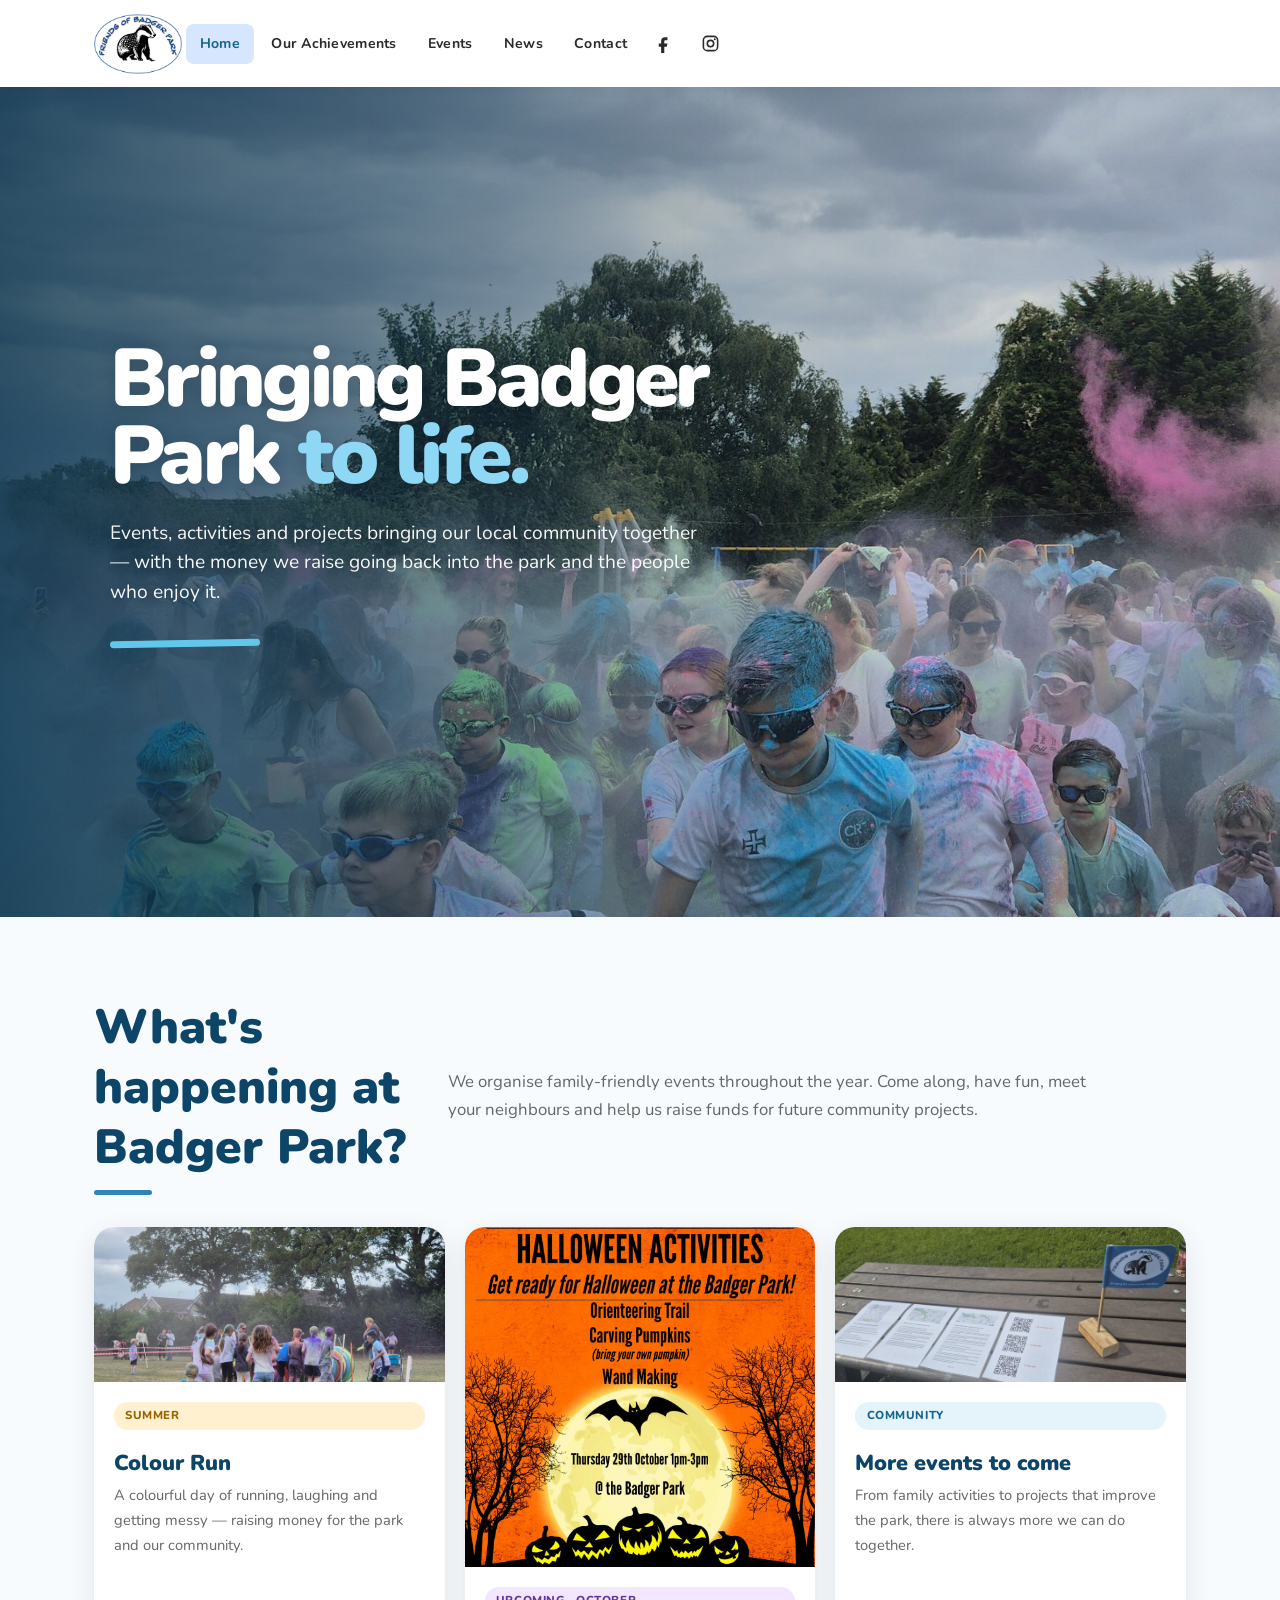
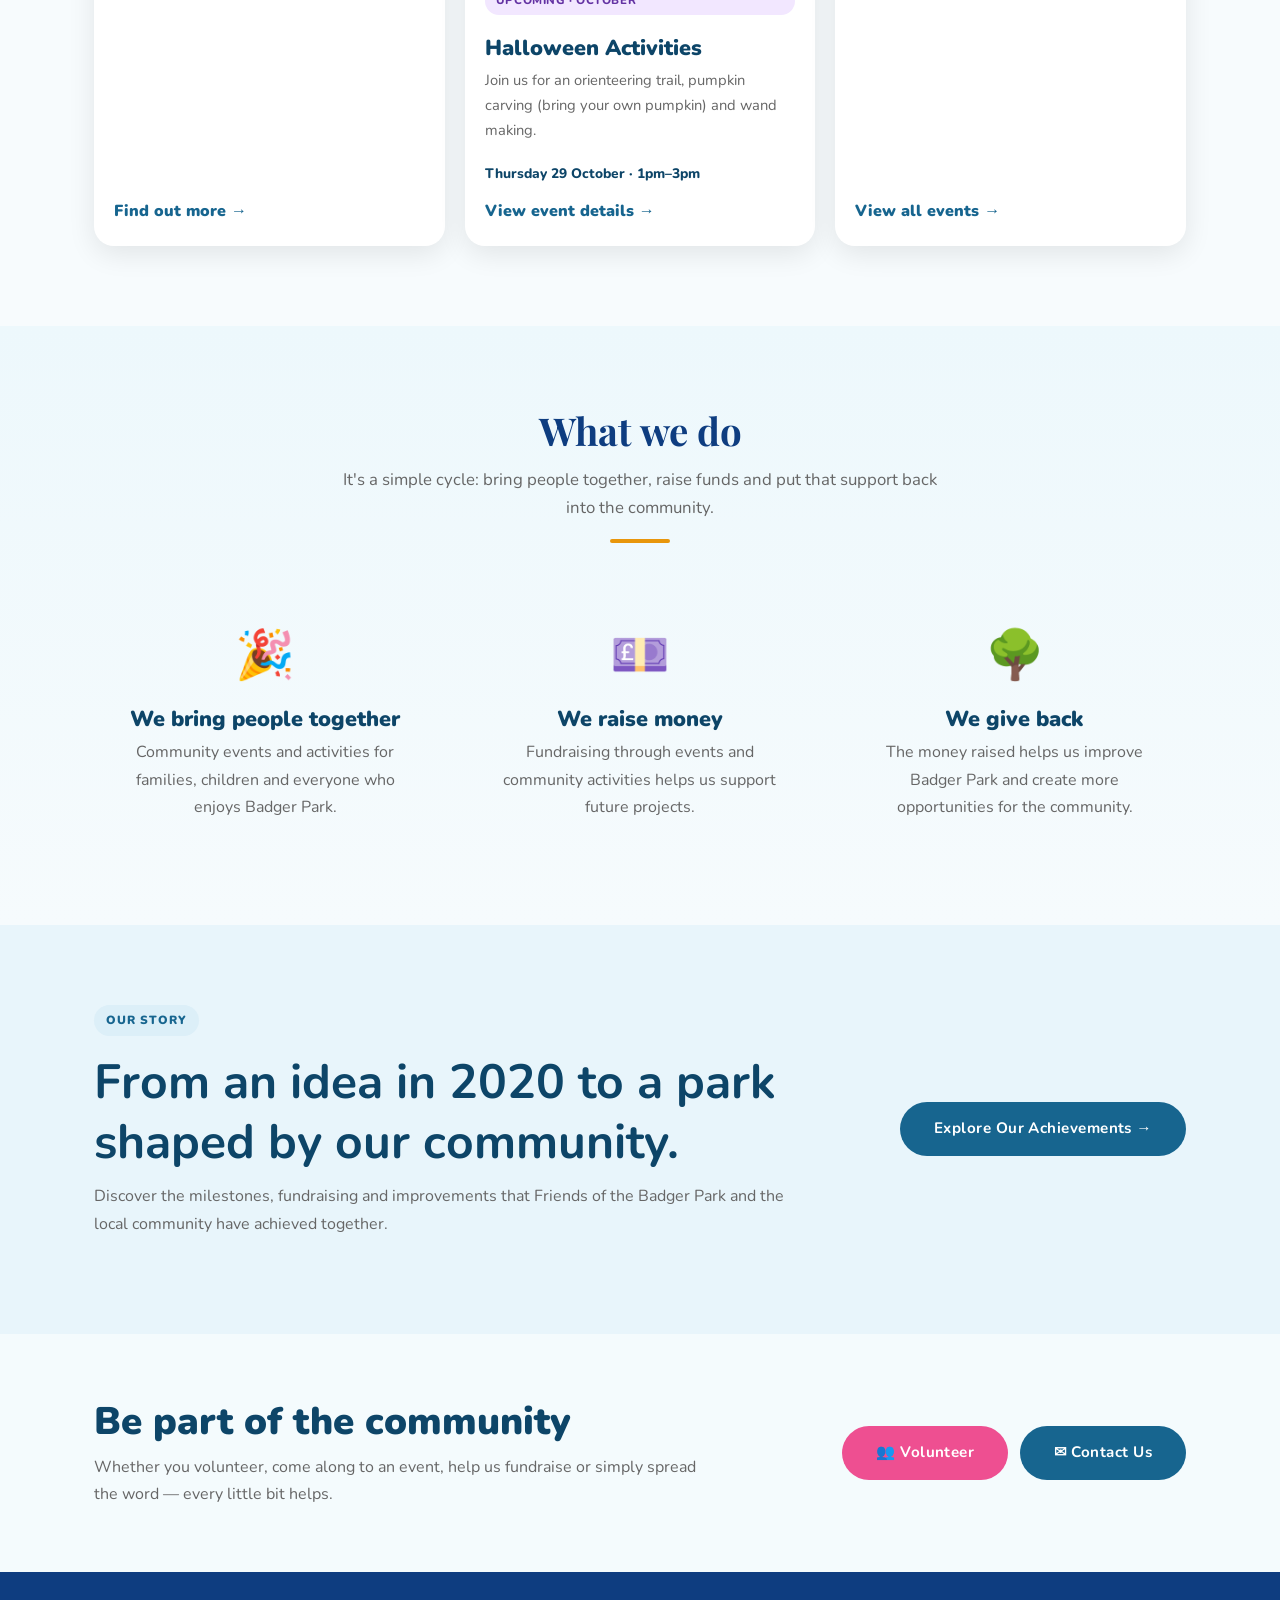
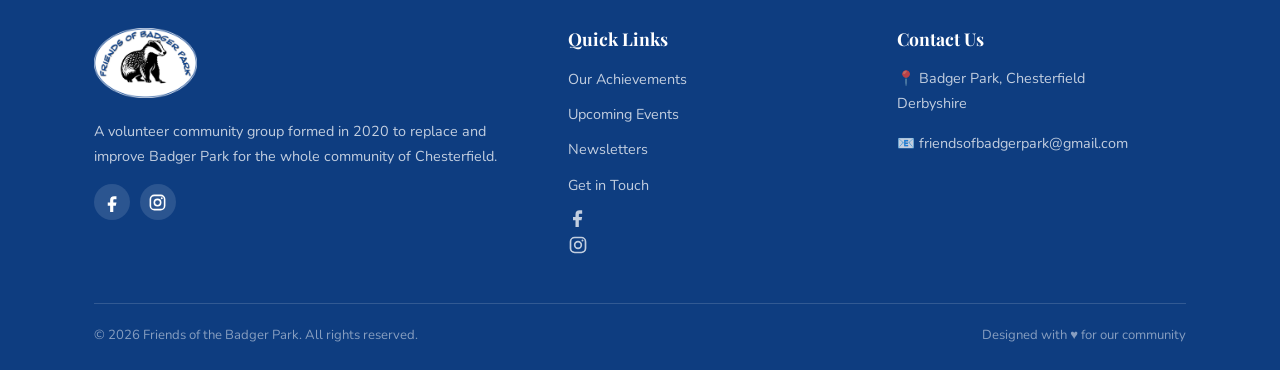
<file: index.html>
<!DOCTYPE html>
<html lang="en">
<head>
<meta charset="UTF-8">
<meta name="viewport" content="width=device-width, initial-scale=1.0">
<title>Friends of the Badger Park — Chesterfield</title>
<meta name="description" content="Friends of the Badger Park brings the Chesterfield community together through events, fundraising and projects for Badger Park.">
<link rel="stylesheet" href="style.css">
<style>
.home-hero{position:relative;min-height:78vh;display:flex;align-items:center;overflow:hidden;color:#fff;background:linear-gradient(90deg,rgba(7,49,75,.82) 0%,rgba(13,69,104,.50) 48%,rgba(13,69,104,.12) 100%),url('assets/gallery/2026-colour-run/20260730-143142.jpg') center/cover}
.home-hero:after{content:"";position:absolute;inset:0;pointer-events:none}
.hero-copy{position:relative;z-index:2;max-width:650px;padding:5rem 0}
.hero-kicker{display:inline-flex;padding:.45rem 1rem;border-radius:999px;background:rgba(255,255,255,.15);border:1px solid rgba(255,255,255,.28);font-size:.82rem;font-weight:800;margin-bottom:1.25rem}
.hero-copy h1{font-family:'Nunito',sans-serif;font-size:clamp(3rem,7vw,5.4rem);line-height:.98;font-weight:900;letter-spacing:-.04em;margin-bottom:1.4rem}
.hero-copy h1 span{color:#ffd43b}.hero-copy p{max-width:560px;font-size:1.2rem;line-height:1.55;opacity:.95;margin-bottom:2rem}
.hero-actions{display:flex;gap:.8rem;flex-wrap:wrap}.hero-actions .btn{padding:.85rem 1.45rem}
.btn-light{background:#fff;color:#155c32;border-color:#fff}.btn-light:hover{background:#f4f4f4;color:#155c32}
.hero-art{position:absolute;right:-5vw;top:50%;transform:translateY(-50%);width:min(52vw,760px);height:100%;z-index:1;opacity:.95}
.hero-art .sun{position:absolute;width:280px;height:280px;border-radius:50%;background:linear-gradient(135deg,#ffd43b,#ff9f1c);right:8%;top:14%;opacity:.9}
.hero-art .tree{position:absolute;bottom:8%;width:34px;background:#704522;border-radius:18px}.hero-art .tree:before{content:"";position:absolute;width:170px;height:170px;border-radius:50%;background:#58b96b;left:50%;transform:translateX(-50%);bottom:25px;box-shadow:80px 15px 0 15px #3ca85b,-70px 20px 0 5px #67c777}
.hero-art .t1{height:220px;right:23%}.hero-art .t2{height:150px;right:3%;transform:scale(.8)}
.hero-art .hill{position:absolute;bottom:0;left:0;right:0;height:48%;background:#72c477;border-radius:55% 55% 0 0/35% 35% 0 0;transform:translateY(18%)}
.hero-art .people{position:absolute;bottom:15%;right:28%;font-size:6rem;filter:drop-shadow(0 8px 6px rgba(0,0,0,.15))}
.event-intro{display:grid;grid-template-columns:.85fr 2fr;gap:2.5rem;align-items:center;margin-bottom:2rem}.event-intro h2,.impact-heading h2{font-family:'Nunito',sans-serif;font-weight:900;color:#0d4568;font-size:clamp(2rem,4vw,3rem)}.event-intro h2:after,.impact-heading h2:after{content:"";display:block;width:58px;height:5px;border-radius:99px;background:#58b947;margin-top:.8rem}.event-intro p{max-width:650px;color:var(--text-muted);font-size:1.05rem;margin:0}.home-events{background:#f7fbfd}
.event-tile{background:#fff;border-radius:20px;overflow:hidden;box-shadow:0 8px 28px rgba(0,0,0,.09);display:flex;flex-direction:column;height:100%;transition:.25s}.event-tile:hover{transform:translateY(-5px);box-shadow:0 14px 36px rgba(0,0,0,.13)}
.event-tile-art{height:155px;display:flex;align-items:center;justify-content:center;font-size:5rem}.colour{background:linear-gradient(135deg,#ff5aa5,#ffd43b,#5fd6ff)}.halloween{background:linear-gradient(135deg,#21163a,#5d2c7d,#ff7a18)}.community{background:linear-gradient(135deg,#b9e8bd,#70c77a,#dff4c8)}
.event-tile-body{padding:1.25rem;display:flex;flex-direction:column;flex:1}.event-tile-body h3{font-family:'Nunito',sans-serif;font-weight:900;color:#0d4568;margin:.5rem 0 .35rem}.event-tile-body p{color:var(--text-muted);font-size:.92rem}.event-link{margin-top:auto;font-weight:900;color:#17658f}
.what-we-do{background:linear-gradient(180deg,#eff9e9,#f7fbef)}.what-grid{display:grid;grid-template-columns:repeat(3,1fr);gap:2rem;text-align:center}.what-card{padding:1.5rem}.what-icon{font-size:3rem;margin-bottom:.6rem}.what-card h3{font-family:'Nunito',sans-serif;font-weight:900;color:#0d4568;margin-bottom:.4rem}.what-card p{color:var(--text-muted);margin:0 auto;max-width:280px}
.impact-grid{display:grid;grid-template-columns:1fr 1.6fr;gap:3rem;align-items:center}.impact-heading p{color:var(--text-muted);max-width:480px}.impact-stat{background:#eef7df;border-radius:24px;padding:2rem;text-align:center}.impact-stat strong{display:block;font-size:3.4rem;line-height:1;color:#0d4568;font-weight:900}.impact-stat span{display:block;margin-top:.5rem;font-weight:800;color:#45624d}.impact-projects{display:grid;grid-template-columns:repeat(3,1fr);gap:1rem}.project-mini{background:#fff;border-radius:16px;padding:1rem;box-shadow:var(--shadow)}.project-icon{height:105px;border-radius:12px;background:linear-gradient(135deg,#d8f0cf,#8dca8e);display:flex;align-items:center;justify-content:center;font-size:3.5rem;margin-bottom:.8rem}.project-mini h4{font-family:'Nunito',sans-serif;font-weight:900;color:#0d4568;margin-bottom:.15rem}.project-mini p{margin:0;color:var(--text-muted);font-size:.82rem}
.story-band{background:#e9f6fc}.story-line{display:grid;grid-template-columns:repeat(4,1fr);gap:1rem}.story-step{text-align:center;position:relative;padding:0 .5rem}.story-step:not(:last-child):after{content:"→";position:absolute;right:-.7rem;top:10px;font-size:2rem;color:#55a9d1;font-weight:900}.story-year{width:76px;height:76px;margin:0 auto 1rem;border-radius:50%;display:flex;align-items:center;justify-content:center;background:#fff;color:#17608b;font-weight:900;box-shadow:var(--shadow)}.story-step h4{font-family:'Nunito',sans-serif;font-weight:900;color:#0d4568;margin-bottom:.3rem}.story-step p{font-size:.86rem;color:var(--text-muted)}
.home-gallery{display:grid;grid-template-columns:2fr 1fr 1fr;grid-template-rows:180px 180px;gap:6px}.gallery-box{border-radius:4px;display:flex;align-items:center;justify-content:center;font-size:4rem;overflow:hidden}.gallery-box:nth-child(1){grid-row:span 2;background:linear-gradient(135deg,#ff72b0,#ffd43b,#6bd4ff)}.gallery-box:nth-child(2){background:linear-gradient(135deg,#c7ebc7,#69bd70)}.gallery-box:nth-child(3){background:linear-gradient(135deg,#21163a,#8c3fb0,#ff7a18)}.gallery-box:nth-child(4){background:linear-gradient(135deg,#d5eec9,#73bd73)}.gallery-box:nth-child(5){background:linear-gradient(135deg,#9dd3e9,#5ba7c8)}
.community-cta{background:#f4fbfd;padding:4rem 0}.community-cta .container{display:flex;align-items:center;justify-content:space-between;gap:2rem}.community-cta h2{font-family:'Nunito',sans-serif;font-weight:900;color:#0d4568;margin-bottom:.5rem}.community-cta p{color:var(--text-muted);max-width:620px;margin:0}.cta-buttons{display:flex;gap:.7rem;flex-wrap:wrap}.btn-pink{background:#ee4f91;color:#fff}.btn-pink:hover{background:#d93d7e;color:#fff}.btn-yellow{background:#ffd43b;color:#21451f}.btn-yellow:hover{background:#f4c31e;color:#21451f}
@media(max-width:900px){.hero-art{opacity:.35;right:-20%;width:80vw}.event-intro,.impact-grid{grid-template-columns:1fr}.what-grid{grid-template-columns:1fr}.story-line{grid-template-columns:1fr 1fr}.story-step:not(:last-child):after{display:none}.community-cta .container{flex-direction:column;align-items:flex-start}.grid-3{grid-template-columns:1fr}}
@media(max-width:640px){.hero-copy{padding:4rem 0 5rem}.hero-copy h1{font-size:3.2rem}.hero-art{display:none}.impact-projects{grid-template-columns:1fr}.story-line{grid-template-columns:1fr}.home-gallery{grid-template-columns:1fr 1fr;grid-template-rows:150px 150px 150px}.gallery-box:nth-child(1){grid-row:span 2}.gallery-box:nth-child(5){grid-column:span 2}}

</style>
</head>
<body>

<section class="home-hero photo-hero">
  <img class="hero-bg-image" src="assets/hero-colour-run.jpg" alt="Children and families taking part in the Badger Park Colour Run">
  <div class="hero-photo-overlay" aria-hidden="true"></div>
  <div class="container hero-container">
    <div class="hero-copy fade-up">
      <h1>Bringing Badger Park <span>to life.</span></h1>
      <p>Events, activities and projects bringing our local community together — with the money we raise going back into the park and the people who enjoy it.</p>
    </div>
  </div>
</section>

<section class="section home-events"><div class="container">
<div class="event-intro"><div><h2>What's happening at Badger Park?</h2></div><p>We organise family-friendly events throughout the year. Come along, have fun, meet your neighbours and help us raise funds for future community projects.</p></div>
<div class="grid-3">
<article class="event-tile fade-up"><div class="event-tile-art photo-art"><img src="assets/gallery/2025-colour-run/img-20250821-wa0006.jpg" alt="Colour Run" loading="lazy"></div><div class="event-tile-body"><span class="card-tag tag-amber">Summer</span><h3>Colour Run</h3><p>A colourful day of running, laughing and getting messy — raising money for the park and our community.</p><a class="event-link" href="events.html">Find out more →</a></div></article>
<article class="event-tile fade-up delay-1"><div class="event-tile-art photo-art halloween-poster-home"><img src="assets/halloween-activities-2026.jpg" alt="Halloween Activities poster: Thursday 29 October, 1pm–3pm at Badger Park" loading="lazy"></div><div class="event-tile-body"><span class="card-tag" style="background:#f2e7ff;color:#6332a3;">Upcoming · October</span><h3>Halloween Activities</h3><p>Join us for an orienteering trail, pumpkin carving (bring your own pumpkin) and wand making.</p><p style="font-size:.86rem;font-weight:800;color:#0d4568;margin:.2rem 0 .8rem">Thursday 29 October · 1pm–3pm</p><a class="event-link" href="events.html">View event details →</a></div></article>
<article class="event-tile fade-up delay-2"><div class="event-tile-art photo-art"><img src="assets/gallery/2026-family-walk/20260528-095318.jpg" alt="Family Walk" loading="lazy"></div><div class="event-tile-body"><span class="card-tag tag-green">Community</span><h3>More events to come</h3><p>From family activities to projects that improve the park, there is always more we can do together.</p><a class="event-link" href="events.html">View all events →</a></div></article>
</div></div></section>

<section class="section what-we-do"><div class="container"><div class="section-heading"><h2>What we do</h2><p>It's a simple cycle: bring people together, raise funds and put that support back into the community.</p></div>
<div class="what-grid"><div class="what-card fade-up"><div class="what-icon">🎉</div><h3>We bring people together</h3><p>Community events and activities for families, children and everyone who enjoys Badger Park.</p></div><div class="what-card fade-up delay-1"><div class="what-icon">💷</div><h3>We raise money</h3><p>Fundraising through events and community activities helps us support future projects.</p></div><div class="what-card fade-up delay-2"><div class="what-icon">🌳</div><h3>We give back</h3><p>The money raised helps us improve Badger Park and create more opportunities for the community.</p></div></div>
</div></section>


<section class="section achievements-teaser"><div class="container"><div class="achievements-teaser-inner"><div><span class="eyebrow">Our story</span><h2>From an idea in 2020 to a park shaped by our community.</h2><p>Discover the milestones, fundraising and improvements that Friends of the Badger Park and the local community have achieved together.</p></div><a href="about.html" class="btn btn-green">Explore Our Achievements →</a></div></div></section>

<section class="community-cta"><div class="container"><div><h2>Be part of the community</h2><p>Whether you volunteer, come along to an event, help us fundraise or simply spread the word — every little bit helps.</p></div><div class="cta-buttons"><a href="contact.html" class="btn btn-pink">👥 Volunteer</a><a href="contact.html" class="btn btn-green">✉ Contact Us</a></div></div></section>

<script src="shared.js"></script>
</body>
<style>.achievements-teaser{background:#e8f5fb}.achievements-teaser-inner{display:flex;align-items:center;justify-content:space-between;gap:2rem}.achievements-teaser h2{font-family:Nunito,sans-serif;color:#0d4568;font-size:clamp(2rem,4vw,3rem);max-width:720px;margin:.35rem 0 .7rem}.achievements-teaser p{color:var(--text-muted);max-width:700px}.achievements-teaser .btn{flex-shrink:0}@media(max-width:800px){.achievements-teaser-inner{flex-direction:column;align-items:flex-start}}</style>
<style id="photo-hero-fix">
.photo-hero{position:relative;min-height:calc(100vh - 70px);display:flex;align-items:center;overflow:hidden;color:#fff;background:#0d4568!important;}
.photo-hero .hero-bg-image{position:absolute;inset:0;width:100%;height:100%;object-fit:cover;object-position:center center;z-index:0;display:block;}
.photo-hero .hero-photo-overlay{position:absolute;inset:0;z-index:1;background:linear-gradient(90deg,rgba(7,49,75,.80) 0%,rgba(7,49,75,.54) 25%,rgba(7,49,75,.18) 52%,rgba(7,49,75,.02) 78%);} 
.photo-hero .hero-container{position:relative;z-index:2;width:100%;} 
.photo-hero .hero-copy{max-width:650px;padding:2rem 0 3rem;background:none;border:0;border-radius:0;backdrop-filter:none;}
.photo-hero .hero-copy h1{font-size:clamp(3.8rem,6.4vw,6.4rem);line-height:.93;letter-spacing:-.045em;margin:0 0 1.55rem;text-shadow:0 3px 18px rgba(0,0,0,.18);}
.photo-hero .hero-copy h1 span{color:#8ed8f5;}
.photo-hero .hero-copy p{max-width:590px;font-size:1.2rem;line-height:1.55;margin:0;color:#fff;text-shadow:0 2px 10px rgba(0,0,0,.25);}
.photo-hero .hero-copy:after{content:"";display:block;width:150px;height:7px;margin-top:2rem;border-radius:999px;background:#63c7ec;transform:rotate(-1deg);}
@media(max-width:900px){.photo-hero{min-height:78vh}.photo-hero .hero-bg-image{object-position:58% center}.photo-hero .hero-photo-overlay{background:linear-gradient(90deg,rgba(7,49,75,.78),rgba(7,49,75,.20) 82%);}}
@media(max-width:640px){.photo-hero{min-height:78vh}.photo-hero .hero-bg-image{object-position:62% center}.photo-hero .hero-copy{padding:2rem 0 2.5rem}.photo-hero .hero-copy h1{font-size:3.35rem;line-height:.95}.photo-hero .hero-copy p{font-size:1.05rem;max-width:430px}.photo-hero .hero-copy:after{width:110px;height:6px;margin-top:1.5rem;}}
</style>

<style id="home-halloween-poster-fix">.event-tile-art.halloween-poster-home{height:auto;min-height:155px;max-height:340px;background:#ff7b00}.event-tile-art.halloween-poster-home img{width:100%;height:auto;max-height:340px;object-fit:contain;display:block}</style>
</html>

<style> .event-tile-art.photo-art{padding:0;background:#dff3fb}.event-tile-art.photo-art img{width:100%;height:100%;object-fit:cover;display:block}.home-gallery .gallery-box{background:none!important}.home-gallery .gallery-box img{width:100%;height:100%;object-fit:cover;display:block}.home-hero .btn-light{color:#0d4568}.community-cta .btn-pink{color:#fff}.community-cta .btn-yellow{color:#21451f}</style>
</file>
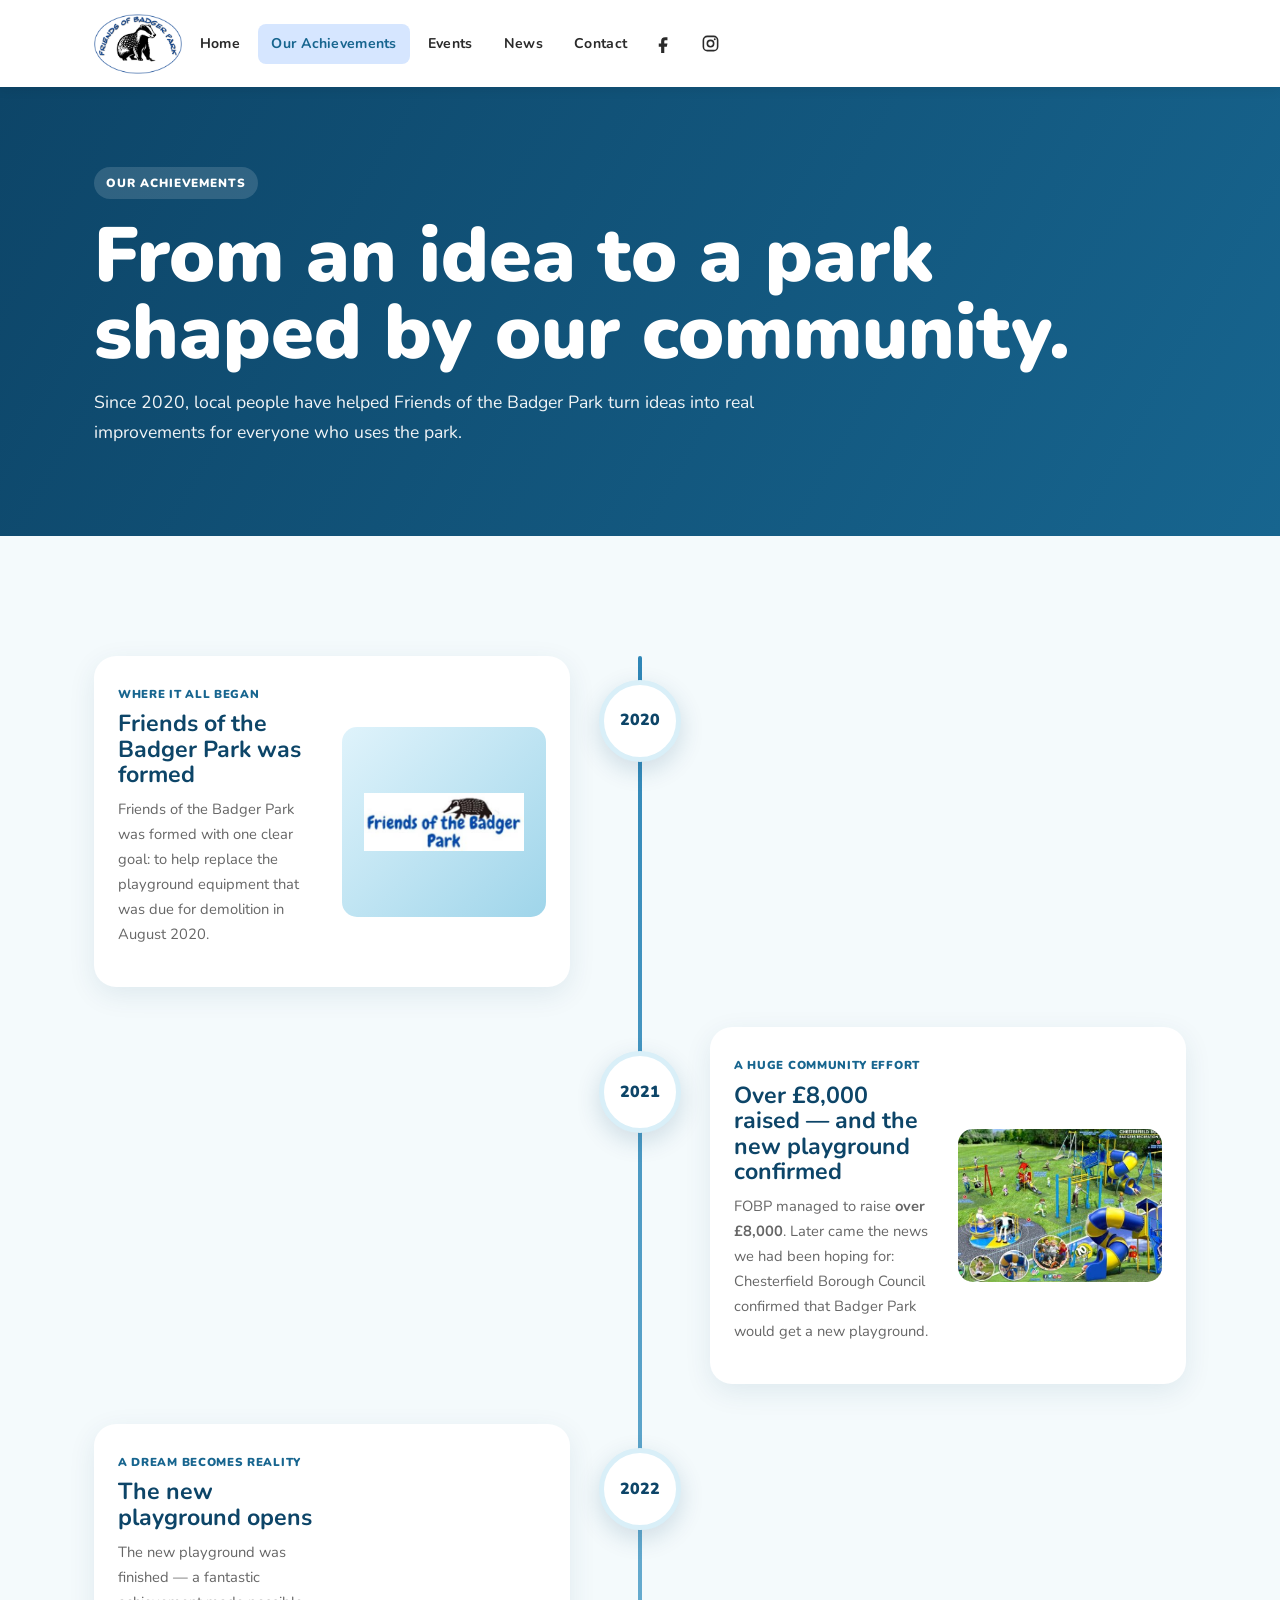
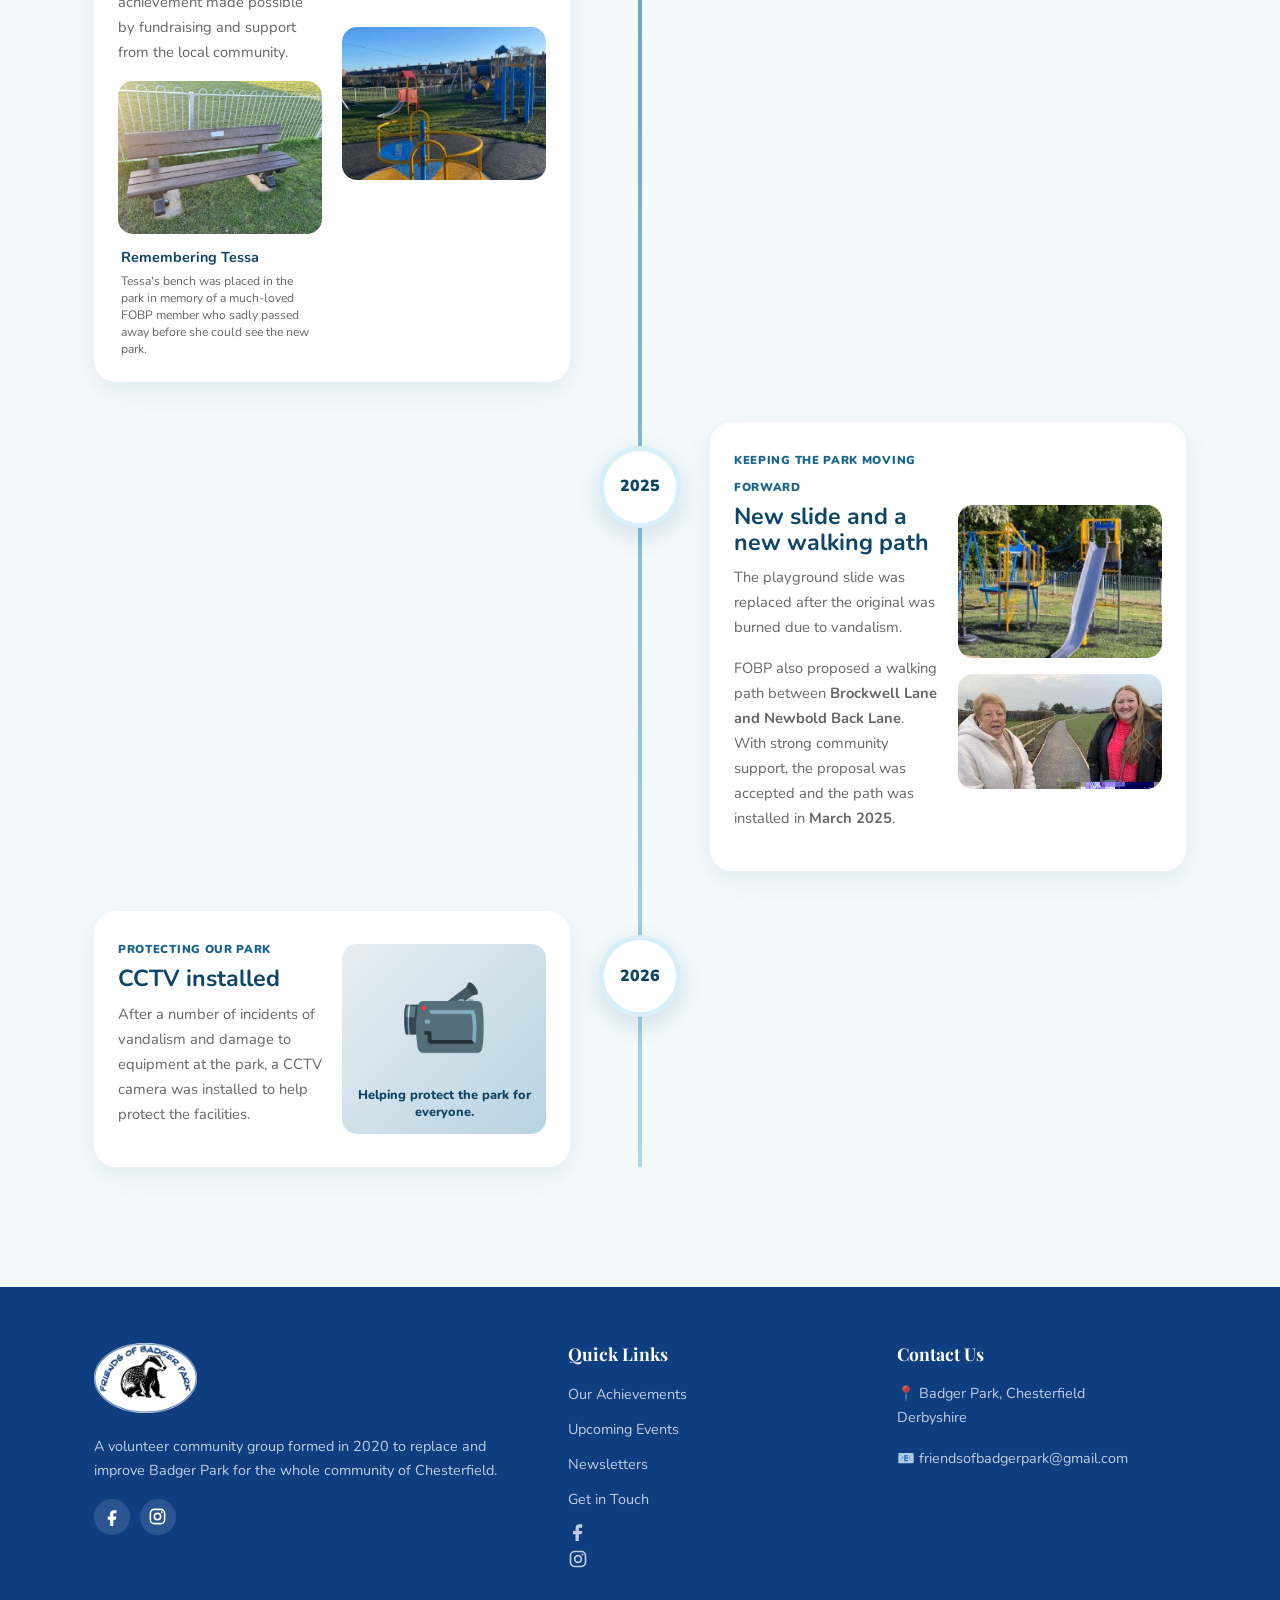
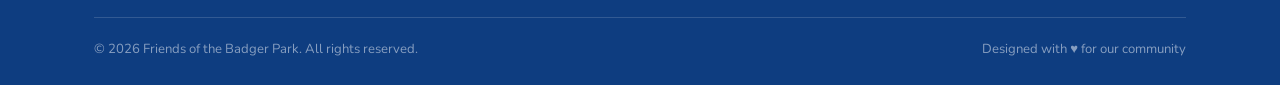
<file: about.html>
<!DOCTYPE html><html lang="en"><head><meta charset="UTF-8"><meta name="viewport" content="width=device-width, initial-scale=1.0"><title>Our Achievements — Friends of the Badger Park</title><link rel="stylesheet" href="style.css"><style>
.ach-page-hero{background:linear-gradient(120deg,#0d4568,#17658f);color:#fff;padding:5rem 0 4.5rem}.ach-page-hero h1{font-family:Nunito,sans-serif;font-size:clamp(2.8rem,6vw,4.8rem);font-weight:900;line-height:1;margin:.6rem 0 1rem}.ach-page-hero p{max-width:700px;font-size:1.1rem;opacity:.94}.ach-page-hero .eyebrow{background:rgba(255,255,255,.14);color:#fff}.achievements-page{background:#f4fafc}.achievement-timeline{position:relative;margin-top:2.5rem}.achievement-timeline:before{content:"";position:absolute;left:50%;top:0;bottom:0;width:4px;background:linear-gradient(180deg,#2e86b7,#a9d7eb);transform:translateX(-50%);border-radius:99px}.achievement-card{position:relative;width:100%;margin-bottom:2.5rem}.achievement-year{position:absolute;z-index:3;left:50%;top:1.5rem;transform:translateX(-50%);width:82px;height:82px;border-radius:50%;display:flex;align-items:center;justify-content:center;background:#fff;color:#0d4568;font-weight:900;box-shadow:0 8px 25px rgba(13,69,104,.16);border:5px solid #d9eff8}.achievement-content{width:calc(50% - 70px);background:#fff;border-radius:22px;padding:1.5rem;box-shadow:0 8px 28px rgba(13,69,104,.09);display:grid;grid-template-columns:1fr 1fr;gap:1.25rem;align-items:center}.achievement-card:nth-child(odd) .achievement-content{margin-right:auto}.achievement-card:nth-child(even) .achievement-content{margin-left:auto}.achievement-copy h3{font-family:Nunito,sans-serif;font-size:1.45rem;line-height:1.1;color:#0d4568;margin:.25rem 0 .6rem}.achievement-copy p{color:var(--text-muted);font-size:.92rem}.achievement-label{color:#17658f;font-size:.72rem;font-weight:900;text-transform:uppercase;letter-spacing:.06em}.achievement-photo{overflow:hidden;border-radius:15px;aspect-ratio:4/3}.achievement-photo img{width:100%;height:100%;object-fit:cover;display:block}.achievement-visual{min-height:190px;border-radius:15px;display:flex;flex-direction:column;align-items:center;justify-content:center;gap:.5rem;font-size:4.5rem;text-align:center}.achievement-visual span{display:block;max-width:180px;font-size:.8rem;line-height:1.3;font-weight:800;color:#0d4568}.achievement-visual--blue{background:linear-gradient(135deg,#dff3fb,#9fd5ea)}.achievement-visual--cctv{background:linear-gradient(135deg,#e8eef3,#b8d3e1)}.achievement-mini{display:flex;gap:.7rem;align-items:center;margin-top:1rem;padding:.7rem;border-radius:14px;background:#f4fafc}.achievement-mini img{width:62px;height:62px;border-radius:10px;object-fit:cover;flex-shrink:0}.achievement-mini strong,.achievement-mini span{display:block}.achievement-mini strong{color:#0d4568;font-size:.82rem;margin-bottom:.15rem}.achievement-mini span{color:var(--text-muted);font-size:.72rem;line-height:1.35}.achievement-logo img{max-width:78%;max-height:145px;object-fit:contain;display:block}.achievement-logo span{margin-top:.35rem}.achievement-tessa{margin-top:1rem}.achievement-tessa .achievement-photo{width:100%;aspect-ratio:4/3}.achievement-tessa-copy{padding:.7rem .2rem 0}.achievement-tessa-copy strong,.achievement-tessa-copy span{display:block}.achievement-tessa-copy strong{color:#0d4568;font-size:.9rem;margin-bottom:.2rem}.achievement-tessa-copy span{color:var(--text-muted);font-size:.76rem;line-height:1.4}.achievement-photo-stack{display:flex;flex-direction:column;gap:1rem}.achievement-photo-stack .achievement-photo{width:100%;aspect-ratio:4/3}.achievement-photo-stack .achievement-photo:nth-child(2){aspect-ratio:16/9}.achievement-photo-stack .achievement-photo:nth-child(2) img{object-position:center top}@media(max-width:900px){.achievement-timeline:before{left:20px;transform:none}.achievement-year{left:20px;top:0;transform:translateX(-50%);width:66px;height:66px;font-size:.85rem}.achievement-content,.achievement-card:nth-child(odd) .achievement-content,.achievement-card:nth-child(even) .achievement-content{width:calc(100% - 60px);margin-left:60px;grid-template-columns:1fr}}@media(max-width:640px){.achievement-content,.achievement-card:nth-child(odd) .achievement-content,.achievement-card:nth-child(even) .achievement-content{width:calc(100% - 48px);margin-left:48px;padding:1rem}.achievement-year{left:14px;width:58px;height:58px;border-width:4px}.achievement-timeline:before{left:14px}}</style></head><body><section class="ach-page-hero"><div class="container"><span class="eyebrow">Our Achievements</span><h1>From an idea to a park shaped by our community.</h1><p>Since 2020, local people have helped Friends of the Badger Park turn ideas into real improvements for everyone who uses the park.</p></div></section><section class="section achievements-page"><div class="container"><div class="achievement-timeline"><article class="achievement-card"><div class="achievement-year">2020</div><div class="achievement-content"><div class="achievement-copy"><span class="achievement-label">Where it all began</span><h3>Friends of the Badger Park was formed</h3><p>Friends of the Badger Park was formed with one clear goal: to help replace the playground equipment that was due for demolition in August 2020.</p></div><div class="achievement-visual achievement-visual--blue achievement-logo"><img src="assets/achievement-2020-logo-old.jpg" alt="Friends of the Badger Park logo"></div></div></article><article class="achievement-card"><div class="achievement-year">2021</div><div class="achievement-content"><div class="achievement-copy"><span class="achievement-label">A huge community effort</span><h3>Over £8,000 raised — and the new playground confirmed</h3><p>FOBP managed to raise <strong>over £8,000</strong>. Later came the news we had been hoping for: Chesterfield Borough Council confirmed that Badger Park would get a new playground.</p></div><div class="achievement-photo"><img src="assets/achievement-2021-design.jpg" alt="Design proposal for the new Badger Park playground"></div></div></article><article class="achievement-card"><div class="achievement-year">2022</div><div class="achievement-content"><div class="achievement-copy"><span class="achievement-label">A dream becomes reality</span><h3>The new playground opens</h3><p>The new playground was finished — a fantastic achievement made possible by fundraising and support from the local community.</p><div class="achievement-tessa"><div class="achievement-photo"><img src="assets/achievement-2022-tessa-bench-new.jpg" alt="Memorial bench for Tessa"></div><div class="achievement-tessa-copy"><strong>Remembering Tessa</strong><span>Tessa's bench was placed in the park in memory of a much-loved FOBP member who sadly passed away before she could see the new park.</span></div></div></div><div class="achievement-photo"><img src="assets/achievement-2022-playground.jpg" alt="The new Badger Park playground"></div></div></article><article class="achievement-card"><div class="achievement-year">2025</div><div class="achievement-content"><div class="achievement-copy"><span class="achievement-label">Keeping the park moving forward</span><h3>New slide and a new walking path</h3><p>The playground slide was replaced after the original was burned due to vandalism.</p><p>FOBP also proposed a walking path between <strong>Brockwell Lane and Newbold Back Lane</strong>. With strong community support, the proposal was accepted and the path was installed in <strong>March 2025</strong>.</p></div><div class="achievement-photo-stack"><div class="achievement-photo"><img src="assets/achievement-2025-slide.jpg" alt="Replacement slide at Badger Park"></div><div class="achievement-photo"><img src="assets/achievement-2025-walking-path-ladies.jpg" alt="New walking path between Brockwell Lane and Newbold Back Lane"></div></div></div></article><article class="achievement-card"><div class="achievement-year">2026</div><div class="achievement-content"><div class="achievement-copy"><span class="achievement-label">Protecting our park</span><h3>CCTV installed</h3><p>After a number of incidents of vandalism and damage to equipment at the park, a CCTV camera was installed to help protect the facilities.</p></div><div class="achievement-visual achievement-visual--cctv">📹<span>Helping protect the park for everyone.</span></div></div></article></div></div></section><script src="shared.js"></script></body></html>
</file>
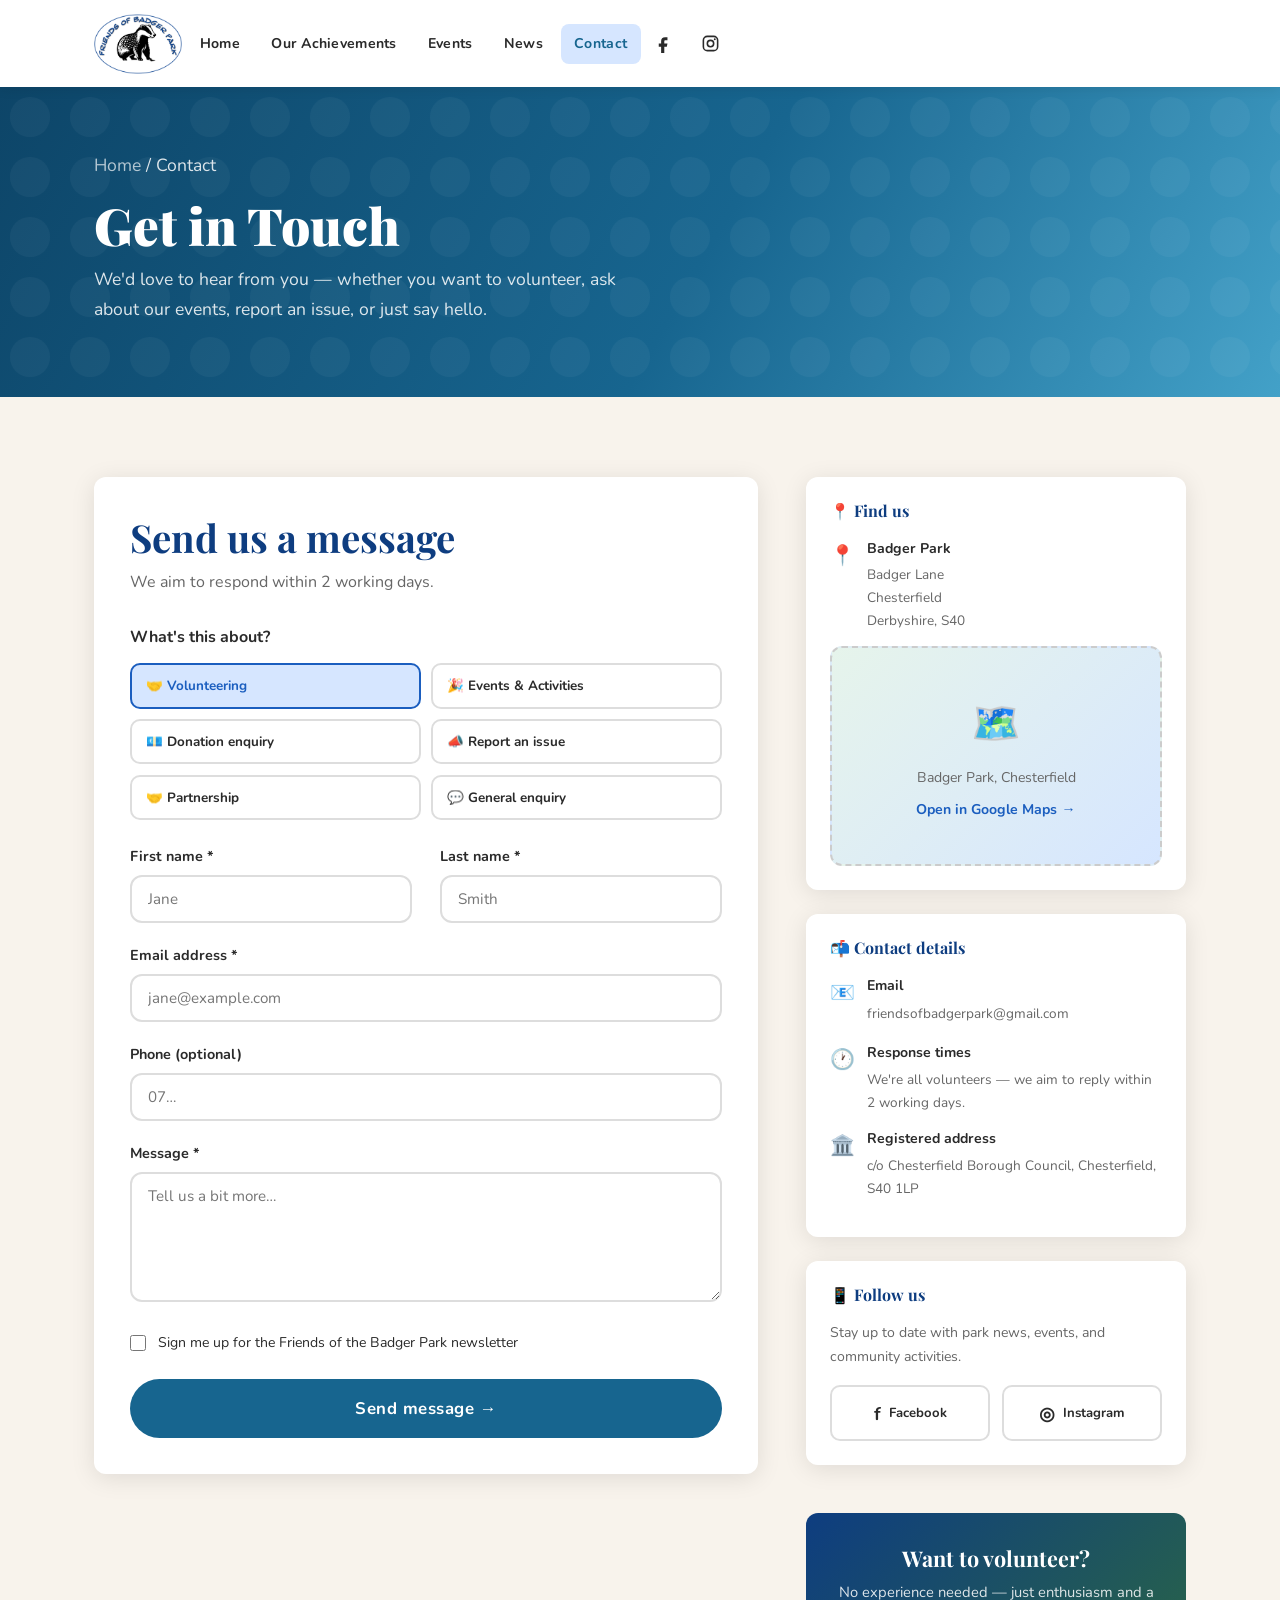
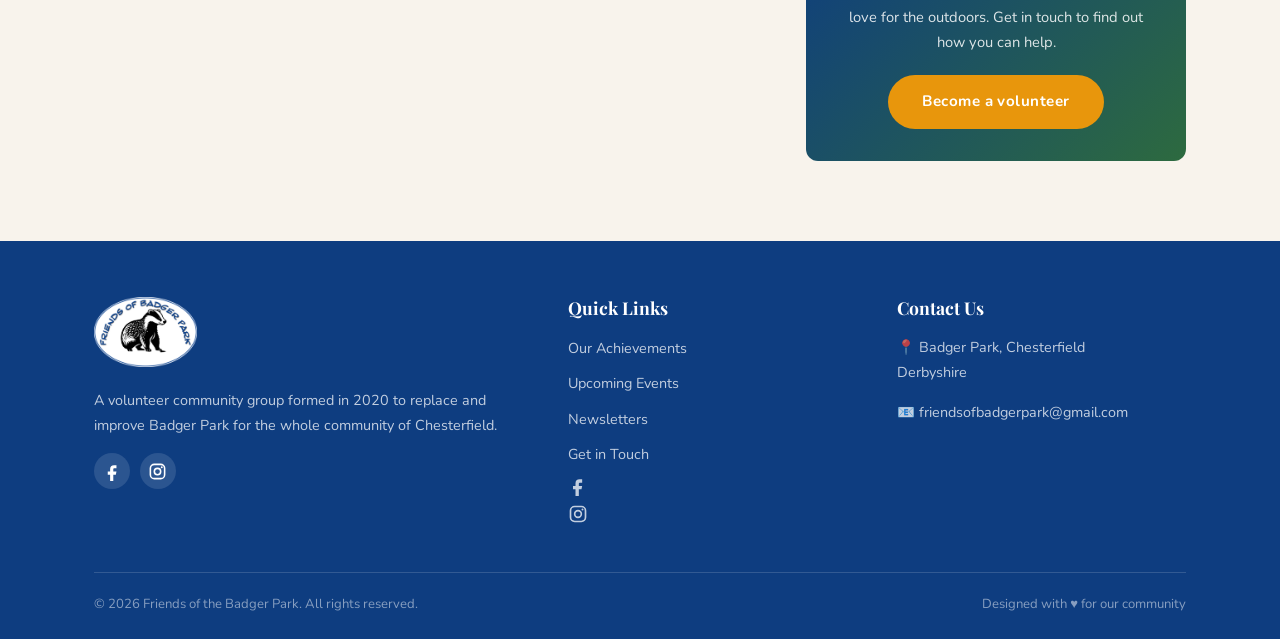
<file: contact.html>
<!DOCTYPE html>
<html lang="en">
<head>
  <meta charset="UTF-8">
  <meta name="viewport" content="width=device-width, initial-scale=1.0">
  <title>Contact Us — Friends of the Badger Park</title>
  <link rel="stylesheet" href="style.css">
  <style>
    .contact-layout { display:grid; grid-template-columns:1fr 380px; gap:3rem; align-items:start; }
    .contact-form-card { background:var(--white); border-radius:var(--radius); padding:2.25rem; box-shadow:var(--shadow); }
    .contact-form-card h2 { color:var(--blue-dark); margin-bottom:.5rem; }
    .contact-form-card > p { color:var(--text-muted); margin-bottom:1.75rem; }
    .topic-grid { display:grid; grid-template-columns:repeat(2,1fr); gap:.65rem; margin-bottom:1.5rem; }
    .topic-btn { border:2px solid #ddd; background:var(--white); border-radius:10px; padding:.7rem .85rem; font-family:'Nunito',sans-serif; font-weight:700; font-size:.84rem; cursor:pointer; transition:all var(--transition); text-align:left; display:flex; gap:.5rem; align-items:center; color:var(--text); }
    .topic-btn:hover,.topic-btn.active { border-color:var(--blue); background:var(--blue-light); color:var(--blue); }
    .contact-info { display:flex; flex-direction:column; gap:1.5rem; }
    .info-card { background:var(--white); border-radius:var(--radius); padding:1.5rem; box-shadow:var(--shadow); }
    .info-card h4 { color:var(--blue-dark); margin-bottom:1rem; display:flex; gap:.5rem; align-items:center; }
    .info-row { display:flex; gap:.75rem; margin-bottom:.85rem; align-items:flex-start; }
    .info-row .ico { font-size:1.25rem; flex-shrink:0; margin-top:.1rem; }
    .info-row h5 { font-size:.88rem; margin-bottom:.15rem; }
    .info-row p,.info-row a { font-size:.85rem; color:var(--text-muted); margin:0; }
    .map-placeholder { background:linear-gradient(135deg,var(--green-light),var(--blue-light)); border-radius:var(--radius); height:220px; display:flex; flex-direction:column; align-items:center; justify-content:center; text-align:center; gap:.5rem; border:2px dashed #ccc; }
    .map-placeholder .pin { font-size:2.5rem; }
    .map-placeholder p { font-size:.88rem; color:var(--text-muted); margin:0; }
    .map-placeholder a { font-weight:700; font-size:.88rem; }
    .social-row { display:flex; gap:.75rem; }
    .social-link { flex:1; display:flex; align-items:center; justify-content:center; gap:.5rem; padding:.65rem; border-radius:10px; border:2px solid #ddd; font-weight:700; font-size:.82rem; color:var(--text); transition:all var(--transition); text-decoration:none; }
    .social-link:hover { border-color:var(--blue); background:var(--blue-light); color:var(--blue); }
    .success-msg { display:none; background:var(--green-light); border:2px solid var(--green); border-radius:var(--radius); padding:1.5rem; text-align:center; margin-top:1rem; }
    .success-msg .tick { font-size:2.5rem; }
    .success-msg h4 { color:var(--green); margin:.5rem 0 .25rem; }
    .success-msg p { color:var(--text-muted); font-size:.9rem; margin:0; }
    .volunteer-banner { background:linear-gradient(135deg,var(--blue-dark),var(--green)); color:#fff; border-radius:var(--radius); padding:2rem; text-align:center; margin-top:1.5rem; }
    .volunteer-banner h3 { margin-bottom:.5rem; }
    .volunteer-banner p { opacity:.85; font-size:.92rem; margin-bottom:1.25rem; }
    @media(max-width:900px){ .contact-layout{grid-template-columns:1fr;} }
    @media(max-width:480px){ .topic-grid{grid-template-columns:1fr;} }
  </style>
</head>
<body>

<section class="page-hero"><div class="container"><p class="breadcrumb"><a href="index.html">Home</a> / Contact</p><h1>Get in Touch</h1><p>We'd love to hear from you — whether you want to volunteer, ask about our events, report an issue, or just say hello.</p></div></section>

<section class="section"><div class="container"><div class="contact-layout">
  <div class="contact-form-card fade-up">
    <h2>Send us a message</h2><p>We aim to respond within 2 working days.</p>
    <form id="contactForm" name="contact" method="POST" data-netlify="true" netlify-honeypot="bot-field">
      <input type="hidden" name="form-name" value="contact">
      <p style="display:none"><label>Don't fill this: <input name="bot-field"></label></p>
      <div style="margin-bottom:1.5rem;"><label style="font-weight:700;display:block;margin-bottom:.75rem;">What's this about?</label><input type="hidden" name="topic" id="topicField" value="Volunteering"><div class="topic-grid">
        <button type="button" class="topic-btn active" data-topic="Volunteering">🤝 Volunteering</button><button type="button" class="topic-btn" data-topic="Events & Activities">🎉 Events &amp; Activities</button><button type="button" class="topic-btn" data-topic="Donation enquiry">💶 Donation enquiry</button><button type="button" class="topic-btn" data-topic="Report an issue">📣 Report an issue</button><button type="button" class="topic-btn" data-topic="Partnership">🤝 Partnership</button><button type="button" class="topic-btn" data-topic="General enquiry">💬 General enquiry</button>
      </div></div>
      <div class="grid-2"><div class="form-group"><label>First name *</label><input type="text" name="first-name" placeholder="Jane" required></div><div class="form-group"><label>Last name *</label><input type="text" name="last-name" placeholder="Smith" required></div></div>
      <div class="form-group"><label>Email address *</label><input type="email" name="email" placeholder="jane@example.com" required></div>
      <div class="form-group"><label>Phone (optional)</label><input type="tel" name="phone" placeholder="07…"></div>
      <div class="form-group"><label>Message *</label><textarea name="message" placeholder="Tell us a bit more…" required></textarea></div>
      <div style="margin-bottom:1.5rem;"><label style="display:flex;gap:.75rem;align-items:center;cursor:pointer;font-size:.88rem;"><input type="checkbox" name="newsletter" style="width:16px;height:16px;accent-color:var(--blue);"><span>Sign me up for the Friends of the Badger Park newsletter</span></label></div>
      <button type="submit" class="btn btn-primary" style="width:100%;font-size:1.05rem;padding:1rem;" id="sendBtn">Send message →</button>
      <div class="success-msg" id="successMsg"><div class="tick">✅</div><h4>Message sent — thank you!</h4><p>We'll get back to you within 2 working days. In the meantime, why not follow us on social media?</p></div>
      <div class="error-msg" id="errorMsg" style="display:none;background:#fce4e4;border:2px solid #e74c3c;border-radius:var(--radius);padding:1.5rem;text-align:center;margin-top:1rem;"><h4 style="color:#e74c3c;margin:0 0 .25rem;">Something went wrong</h4><p style="color:var(--text-muted);font-size:.9rem;margin:0;">Please try again or email us directly at friendsofbadgerpark@gmail.com</p></div>
    </form>
  </div>

  <aside class="contact-info">
    <div class="info-card fade-up delay-1"><h4>📍 Find us</h4><div class="info-row"><div class="ico">📍</div><div><h5>Badger Park</h5><p>Badger Lane<br>Chesterfield<br>Derbyshire, S40</p></div></div><div class="map-placeholder"><div class="pin">🗺️</div><p>Badger Park, Chesterfield</p><a href="https://maps.google.com/?q=Chesterfield,Derbyshire" target="_blank">Open in Google Maps →</a></div></div>
    <div class="info-card fade-up delay-2"><h4>📬 Contact details</h4><div class="info-row"><div class="ico">📧</div><div><h5>Email</h5><a href="mailto:friendsofbadgerpark@gmail.com">friendsofbadgerpark@gmail.com</a></div></div><div class="info-row"><div class="ico">🕐</div><div><h5>Response times</h5><p>We're all volunteers — we aim to reply within 2 working days.</p></div></div><div class="info-row"><div class="ico">🏛️</div><div><h5>Registered address</h5><p>c/o Chesterfield Borough Council, Chesterfield, S40 1LP</p></div></div></div>
    <div class="info-card fade-up delay-3"><h4>📱 Follow us</h4><p style="font-size:.88rem;color:var(--text-muted);margin-bottom:1rem;">Stay up to date with park news, events, and community activities.</p><div class="social-row"><a href="https://www.facebook.com/FriendsOfBadgerPark" class="social-link" target="_blank" rel="noopener" aria-label="Facebook"><span style="font-size:1.15rem;">f</span> Facebook</a><a href="https://www.instagram.com/friendsofbadgerpark/" class="social-link" target="_blank" rel="noopener" aria-label="Instagram"><span style="font-size:1.15rem;">◎</span> Instagram</a></div></div>
    <div class="volunteer-banner fade-up"><h3>Want to volunteer?</h3><p>No experience needed — just enthusiasm and a love for the outdoors. Get in touch to find out how you can help.</p><a href="#contactForm" class="btn btn-amber">Become a volunteer</a></div>
  </aside>
</div></div></section>

<script src="shared.js"></script>
<script>
  document.querySelectorAll('.topic-btn').forEach(btn=>btn.addEventListener('click',function(){document.querySelectorAll('.topic-btn').forEach(b=>b.classList.remove('active'));this.classList.add('active');document.getElementById('topicField').value=this.dataset.topic;}));
  document.getElementById('contactForm').addEventListener('submit',async function(e){e.preventDefault();const btn=document.getElementById('sendBtn'),successMsg=document.getElementById('successMsg'),errorMsg=document.getElementById('errorMsg');btn.textContent='Sending…';btn.disabled=true;errorMsg.style.display='none';try{const response=await fetch('/',{method:'POST',headers:{'Content-Type':'application/x-www-form-urlencoded'},body:new URLSearchParams(new FormData(this)).toString()});if(response.ok){btn.style.display='none';successMsg.style.display='block';this.reset();}else throw new Error('Submission failed');}catch(err){btn.textContent='Send message →';btn.disabled=false;errorMsg.style.display='block';}});
</script>
</body>
</html>
</file>
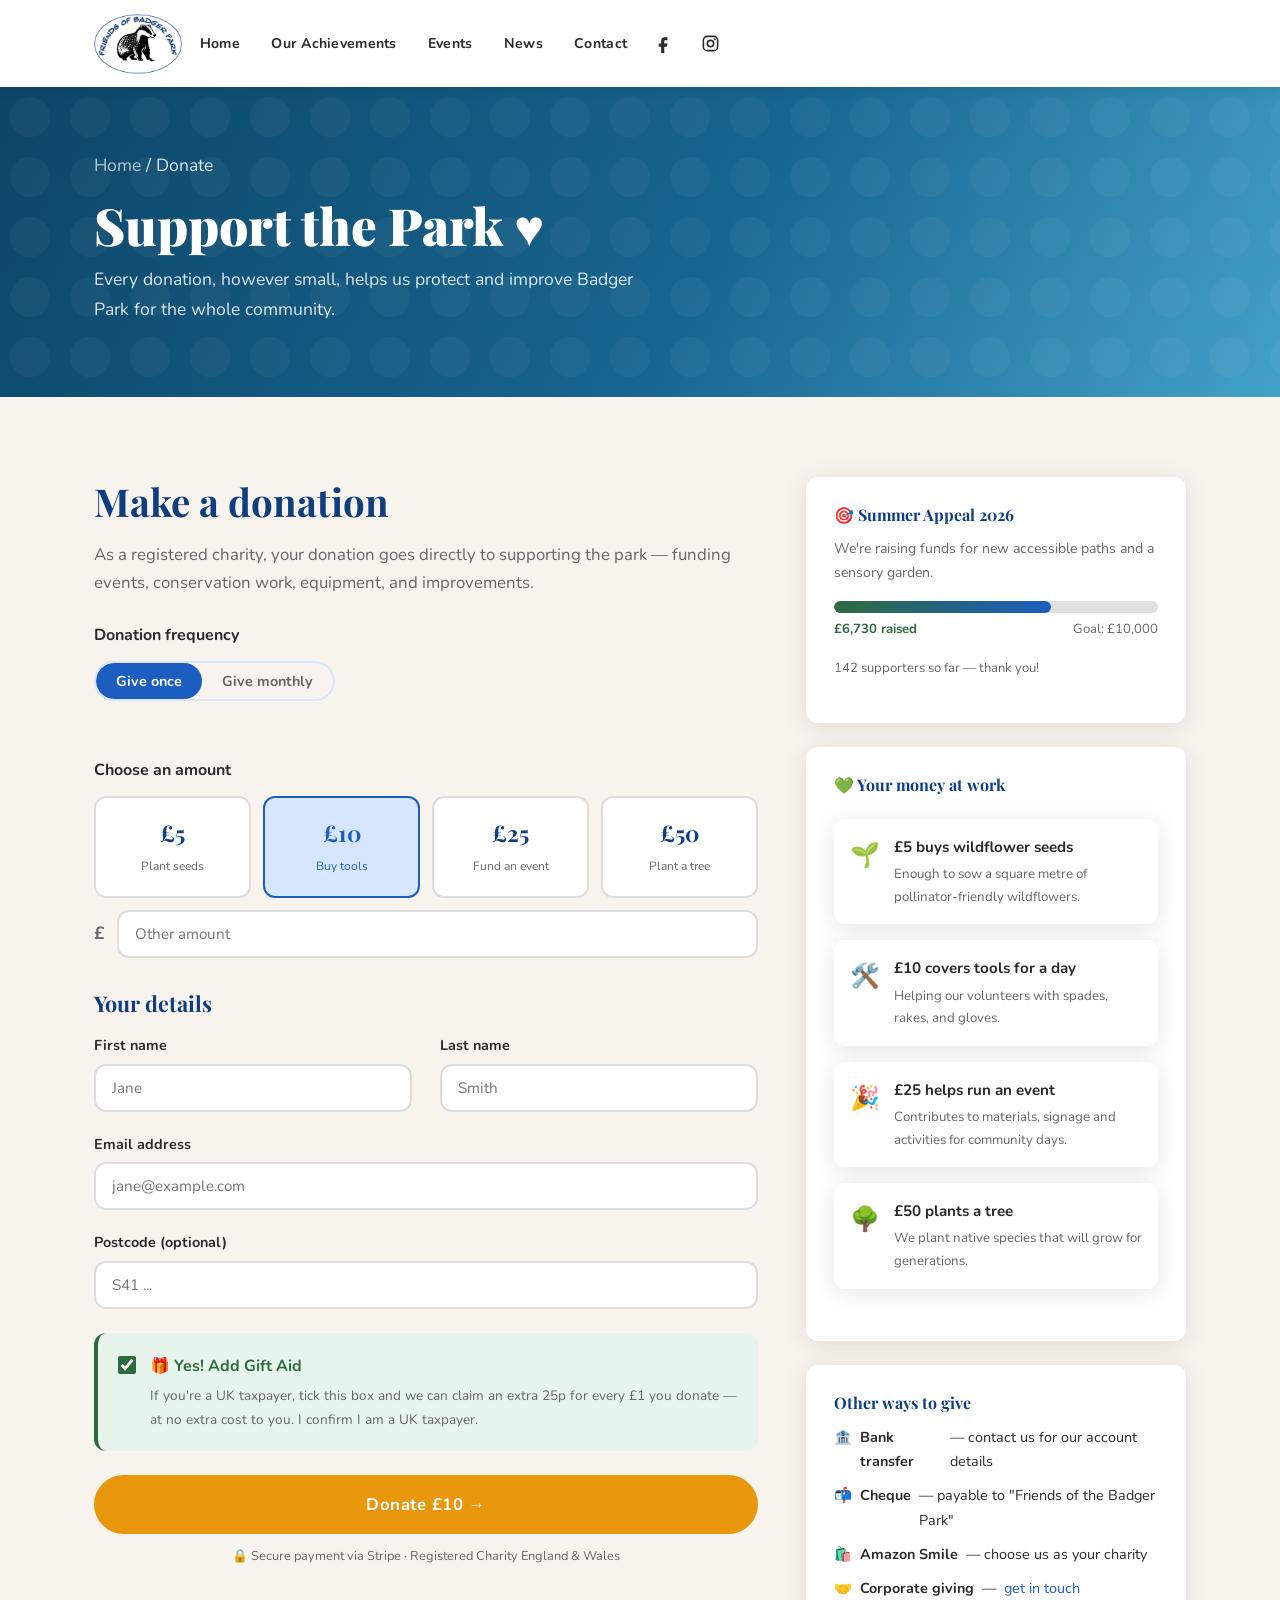
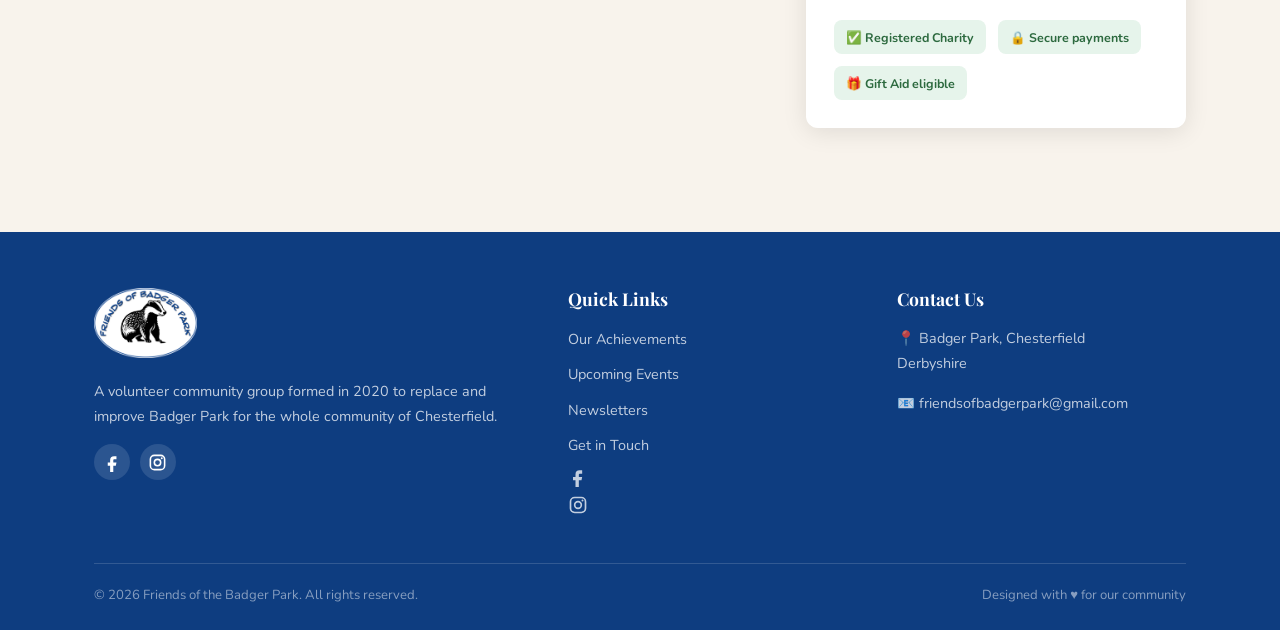
<file: donate.html>
<!DOCTYPE html>
<html lang="en">
<head>
  <meta charset="UTF-8">
  <meta name="viewport" content="width=device-width, initial-scale=1.0">
  <title>Donate — Friends of the Badger Park</title>
  <link rel="stylesheet" href="style.css">
  <style>
    .donate-layout {
      display: grid;
      grid-template-columns: 1fr 380px;
      gap: 3rem; align-items: start;
    }
    .donate-main h2 { color: var(--blue-dark); margin-bottom: 1rem; }
    .donate-main p  { color: var(--text-muted); font-size: 1.05rem; }

    /* Amount picker */
    .amount-picker { margin: 2rem 0; }
    .amount-picker label { font-weight: 700; display: block; margin-bottom: 0.75rem; }
    .amount-grid { display: grid; grid-template-columns: repeat(4,1fr); gap: 0.75rem; margin-bottom: 0.75rem; }
    .amount-btn {
      border: 2px solid #ddd; background: var(--white);
      border-radius: var(--radius); padding: 1rem 0.5rem;
      text-align: center; cursor: pointer;
      font-family: 'Nunito', sans-serif;
      transition: all var(--transition);
    }
    .amount-btn:hover, .amount-btn.selected {
      border-color: var(--blue); background: var(--blue-light); color: var(--blue);
    }
    .amount-btn strong { display: block; font-size: 1.4rem; font-family: 'Playfair Display', serif; color: var(--blue-dark); }
    .amount-btn span   { font-size: 0.75rem; color: var(--text-muted); }
    .amount-btn.selected strong, .amount-btn.selected span { color: var(--blue); }
    .amount-custom { display: flex; gap: 0.75rem; align-items: center; }
    .amount-custom input { flex: 1; }
    .amount-custom span { font-weight: 700; font-size: 1.1rem; color: var(--text-muted); }

    /* Frequency toggle */
    .freq-toggle {
      display: inline-flex; border: 2px solid var(--blue-light);
      border-radius: 50px; overflow: hidden; margin-bottom: 1.5rem;
    }
    .freq-btn {
      padding: 0.5rem 1.25rem; border: none; background: none;
      font-family: 'Nunito', sans-serif; font-weight: 700; font-size: 0.9rem;
      cursor: pointer; transition: all var(--transition); color: var(--text-muted);
    }
    .freq-btn.active { background: var(--blue); color: #fff; border-radius: 50px; }

    /* Impact section */
    .impact-list { list-style: none; margin: 1.5rem 0; }
    .impact-list li {
      display: flex; gap: 0.85rem; align-items: flex-start;
      margin-bottom: 1rem; padding: 1rem;
      background: var(--white); border-radius: 10px;
      box-shadow: var(--shadow);
    }
    .impact-list li .ico { font-size: 1.5rem; flex-shrink:0; }
    .impact-list li h5 { font-size: 0.95rem; margin-bottom: 0.15rem; }
    .impact-list li p  { font-size: 0.83rem; color: var(--text-muted); margin: 0; }

    /* Sidebar card */
    .donate-sidebar .card { padding: 1.75rem; margin-bottom: 1.5rem; }
    .donate-sidebar h4 { color: var(--blue-dark); margin-bottom: 0.75rem; }
    .raised-bar-wrap { margin: 1rem 0; }
    .raised-bar-bg { background: #e0e0e0; border-radius: 50px; height: 12px; overflow: hidden; }
    .raised-bar    { height: 100%; background: linear-gradient(90deg, var(--green), var(--blue)); border-radius: 50px; transition: width 1s ease; }
    .raised-labels { display: flex; justify-content: space-between; font-size: 0.82rem; color: var(--text-muted); margin-top: 0.35rem; }
    .raised-labels strong { color: var(--green); }
    .other-ways li { margin-bottom: 0.6rem; font-size: 0.9rem; display: flex; gap: 0.5rem; }
    .trust-icons { display: flex; gap: 0.75rem; flex-wrap: wrap; margin-top: 1.25rem; }
    .trust-badge {
      background: var(--green-light); color: var(--green);
      border-radius: 8px; padding: 0.4rem 0.75rem;
      font-size: 0.78rem; font-weight: 700;
    }

    @media(max-width:900px){ .donate-layout { grid-template-columns: 1fr; } .amount-grid { grid-template-columns: repeat(2,1fr); } }
  </style>
</head>
<body>

<section class="page-hero" style="background:linear-gradient(135deg,#0e3d80,#1B5EBF 50%,#E8960C);">
  <div class="container">
    <p class="breadcrumb"><a href="index.html">Home</a> / Donate</p>
    <h1>Support the Park ♥</h1>
    <p>Every donation, however small, helps us protect and improve Badger Park for the whole community.</p>
  </div>
</section>

<section class="section">
  <div class="container">
    <div class="donate-layout">

      <!-- Main form -->
      <div class="donate-main fade-up">
        <h2>Make a donation</h2>
        <p>As a registered charity, your donation goes directly to supporting the park — funding events, conservation work, equipment, and improvements.</p>

        <!-- Frequency -->
        <div style="margin:1.5rem 0 0.5rem;">
          <label style="font-weight:700;display:block;margin-bottom:0.75rem;">Donation frequency</label>
          <div class="freq-toggle">
            <button class="freq-btn active" id="freqOnce">Give once</button>
            <button class="freq-btn" id="freqMonthly">Give monthly</button>
          </div>
        </div>

        <!-- Amount -->
        <div class="amount-picker">
          <label>Choose an amount</label>
          <div class="amount-grid">
            <div class="amount-btn" data-amount="5">
              <strong>£5</strong>
              <span>Plant seeds</span>
            </div>
            <div class="amount-btn selected" data-amount="10">
              <strong>£10</strong>
              <span>Buy tools</span>
            </div>
            <div class="amount-btn" data-amount="25">
              <strong>£25</strong>
              <span>Fund an event</span>
            </div>
            <div class="amount-btn" data-amount="50">
              <strong>£50</strong>
              <span>Plant a tree</span>
            </div>
          </div>
          <div class="amount-custom">
            <span>£</span>
            <div class="form-group" style="margin:0;flex:1;">
              <input type="number" placeholder="Other amount" min="1" id="customAmount">
            </div>
          </div>
        </div>

        <!-- Personal details -->
        <h3 style="color:var(--blue-dark);margin-bottom:1rem;">Your details</h3>
        <div class="grid-2">
          <div class="form-group"><label>First name</label><input type="text" placeholder="Jane"></div>
          <div class="form-group"><label>Last name</label><input type="text" placeholder="Smith"></div>
        </div>
        <div class="form-group"><label>Email address</label><input type="email" placeholder="jane@example.com"></div>
        <div class="form-group"><label>Postcode (optional)</label><input type="text" placeholder="S41 ..."></div>

        <!-- Gift Aid -->
        <div style="background:var(--green-light);border-radius:var(--radius);padding:1.25rem;margin:1.5rem 0;border-left:4px solid var(--green);">
          <label style="display:flex;gap:0.85rem;align-items:flex-start;cursor:pointer;">
            <input type="checkbox" checked style="width:18px;height:18px;margin-top:3px;flex-shrink:0;accent-color:var(--green);">
            <div>
              <strong style="color:var(--green);">🎁 Yes! Add Gift Aid</strong>
              <p style="font-size:0.85rem;color:var(--text-muted);margin:0.25rem 0 0;">If you're a UK taxpayer, tick this box and we can claim an extra 25p for every £1 you donate — at no extra cost to you. I confirm I am a UK taxpayer.</p>
            </div>
          </label>
        </div>

        <button class="btn btn-amber" style="width:100%;font-size:1.05rem;padding:1rem;">Donate £10 →</button>
        <p style="font-size:0.8rem;color:var(--text-muted);text-align:center;margin-top:0.75rem;">🔒 Secure payment via Stripe · Registered Charity England &amp; Wales</p>
      </div>

      <!-- Sidebar -->
      <aside class="donate-sidebar">

        <div class="card fade-up delay-1">
          <h4>🎯 Summer Appeal 2026</h4>
          <p style="font-size:0.88rem;color:var(--text-muted);">We're raising funds for new accessible paths and a sensory garden.</p>
          <div class="raised-bar-wrap">
            <div class="raised-bar-bg"><div class="raised-bar" id="raisedBar" style="width:67%"></div></div>
            <div class="raised-labels"><span><strong>£6,730 raised</strong></span><span>Goal: £10,000</span></div>
          </div>
          <p style="font-size:0.82rem;color:var(--text-muted);">142 supporters so far — thank you!</p>
        </div>

        <div class="card fade-up delay-2">
          <h4>💚 Your money at work</h4>
          <ul class="impact-list">
            <li><span class="ico">🌱</span><div><h5>£5 buys wildflower seeds</h5><p>Enough to sow a square metre of pollinator-friendly wildflowers.</p></div></li>
            <li><span class="ico">🛠️</span><div><h5>£10 covers tools for a day</h5><p>Helping our volunteers with spades, rakes, and gloves.</p></div></li>
            <li><span class="ico">🎉</span><div><h5>£25 helps run an event</h5><p>Contributes to materials, signage and activities for community days.</p></div></li>
            <li><span class="ico">🌳</span><div><h5>£50 plants a tree</h5><p>We plant native species that will grow for generations.</p></div></li>
          </ul>
        </div>

        <div class="card fade-up delay-3">
          <h4>Other ways to give</h4>
          <ul class="other-ways" style="list-style:none;">
            <li>🏦 <strong>Bank transfer</strong> — contact us for our account details</li>
            <li>📬 <strong>Cheque</strong> — payable to "Friends of the Badger Park"</li>
            <li>🛍️ <strong>Amazon Smile</strong> — choose us as your charity</li>
            <li>🤝 <strong>Corporate giving</strong> — <a href="contact.html">get in touch</a></li>
          </ul>
          <div class="trust-icons">
            <span class="trust-badge">✅ Registered Charity</span>
            <span class="trust-badge">🔒 Secure payments</span>
            <span class="trust-badge">🎁 Gift Aid eligible</span>
          </div>
        </div>

      </aside>
    </div>
  </div>
</section>

<script src="shared.js"></script>
<script>
  // Amount selection
  document.querySelectorAll('.amount-btn').forEach(btn => {
    btn.addEventListener('click', function(){
      document.querySelectorAll('.amount-btn').forEach(b => b.classList.remove('selected'));
      this.classList.add('selected');
      const amount = this.dataset.amount;
      document.querySelector('button.btn-amber').textContent = `Donate £${amount} →`;
      document.getElementById('customAmount').value = '';
    });
  });
  document.getElementById('customAmount').addEventListener('input', function(){
    document.querySelectorAll('.amount-btn').forEach(b => b.classList.remove('selected'));
    if(this.value) document.querySelector('button.btn-amber').textContent = `Donate £${this.value} →`;
  });
  // Frequency toggle
  document.getElementById('freqOnce').addEventListener('click', function(){
    this.classList.add('active');
    document.getElementById('freqMonthly').classList.remove('active');
  });
  document.getElementById('freqMonthly').addEventListener('click', function(){
    this.classList.add('active');
    document.getElementById('freqOnce').classList.remove('active');
  });
</script>
</body>
</html>
</file>
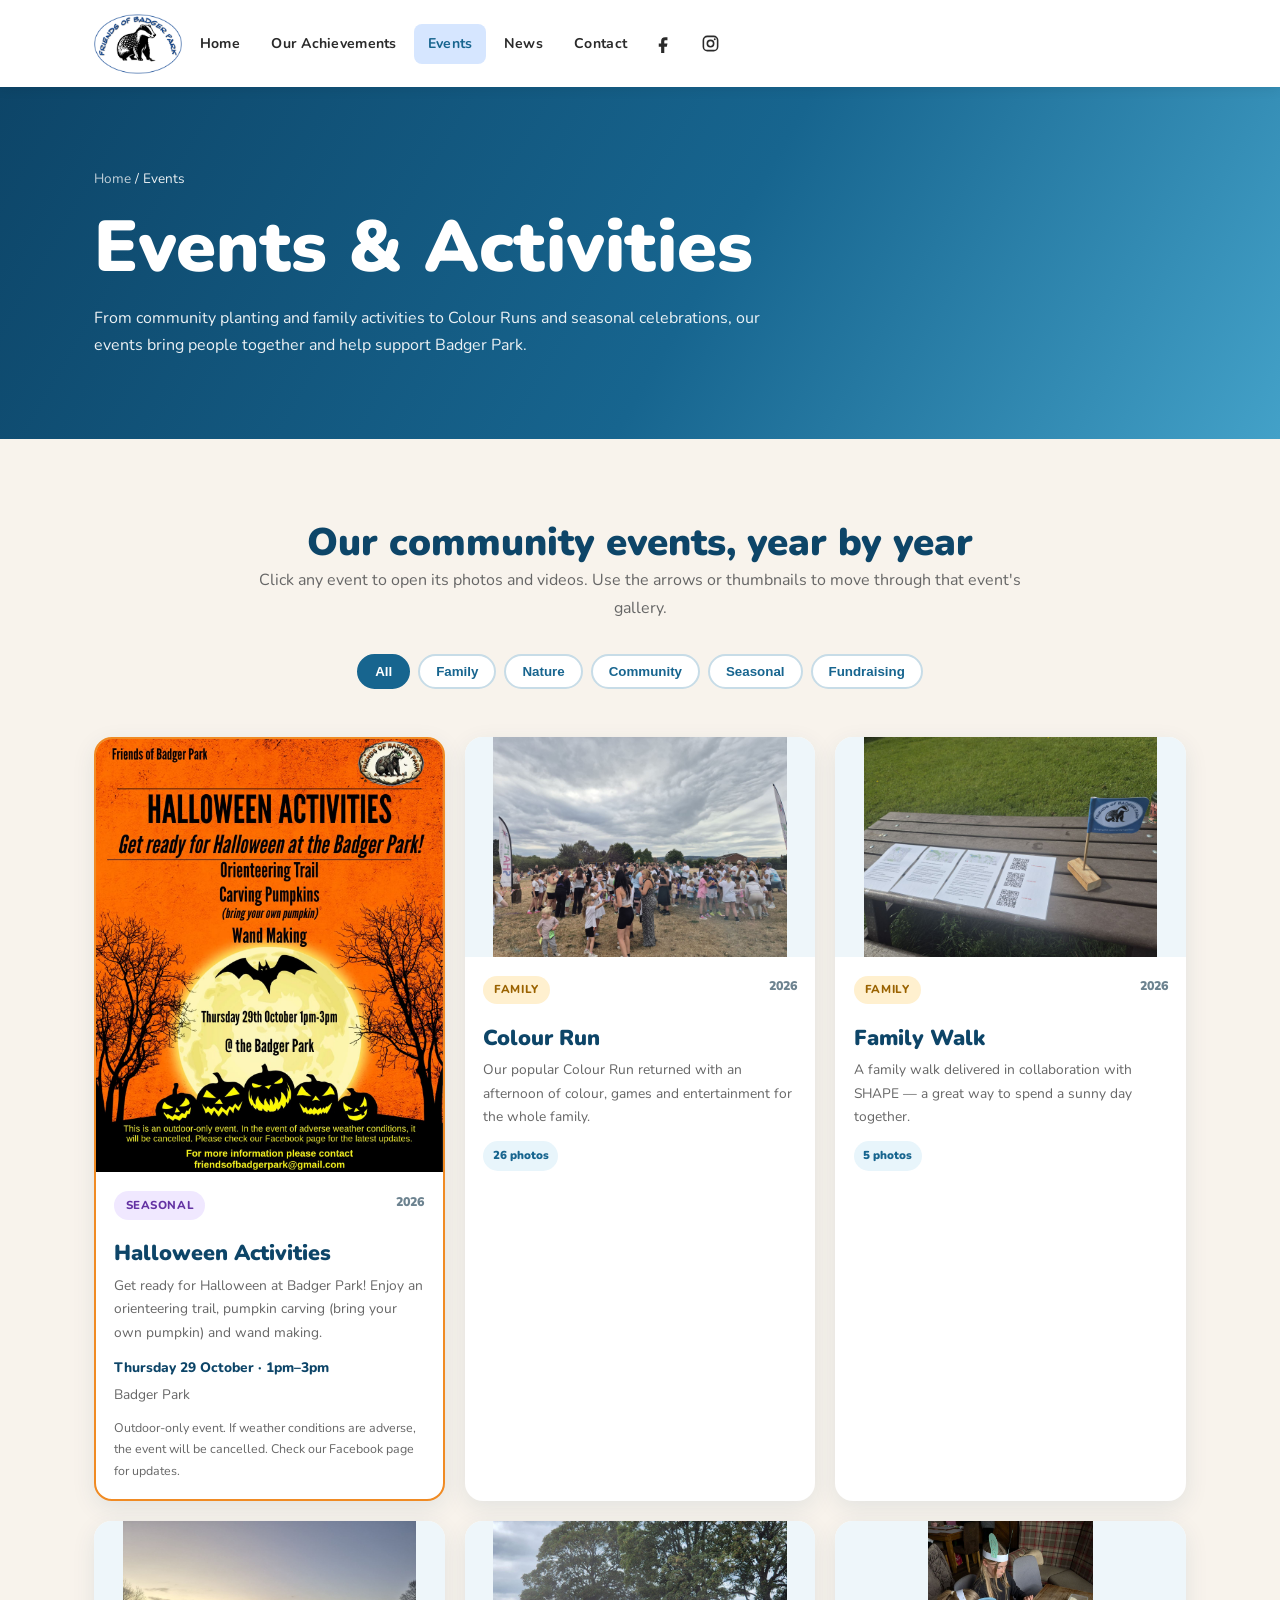
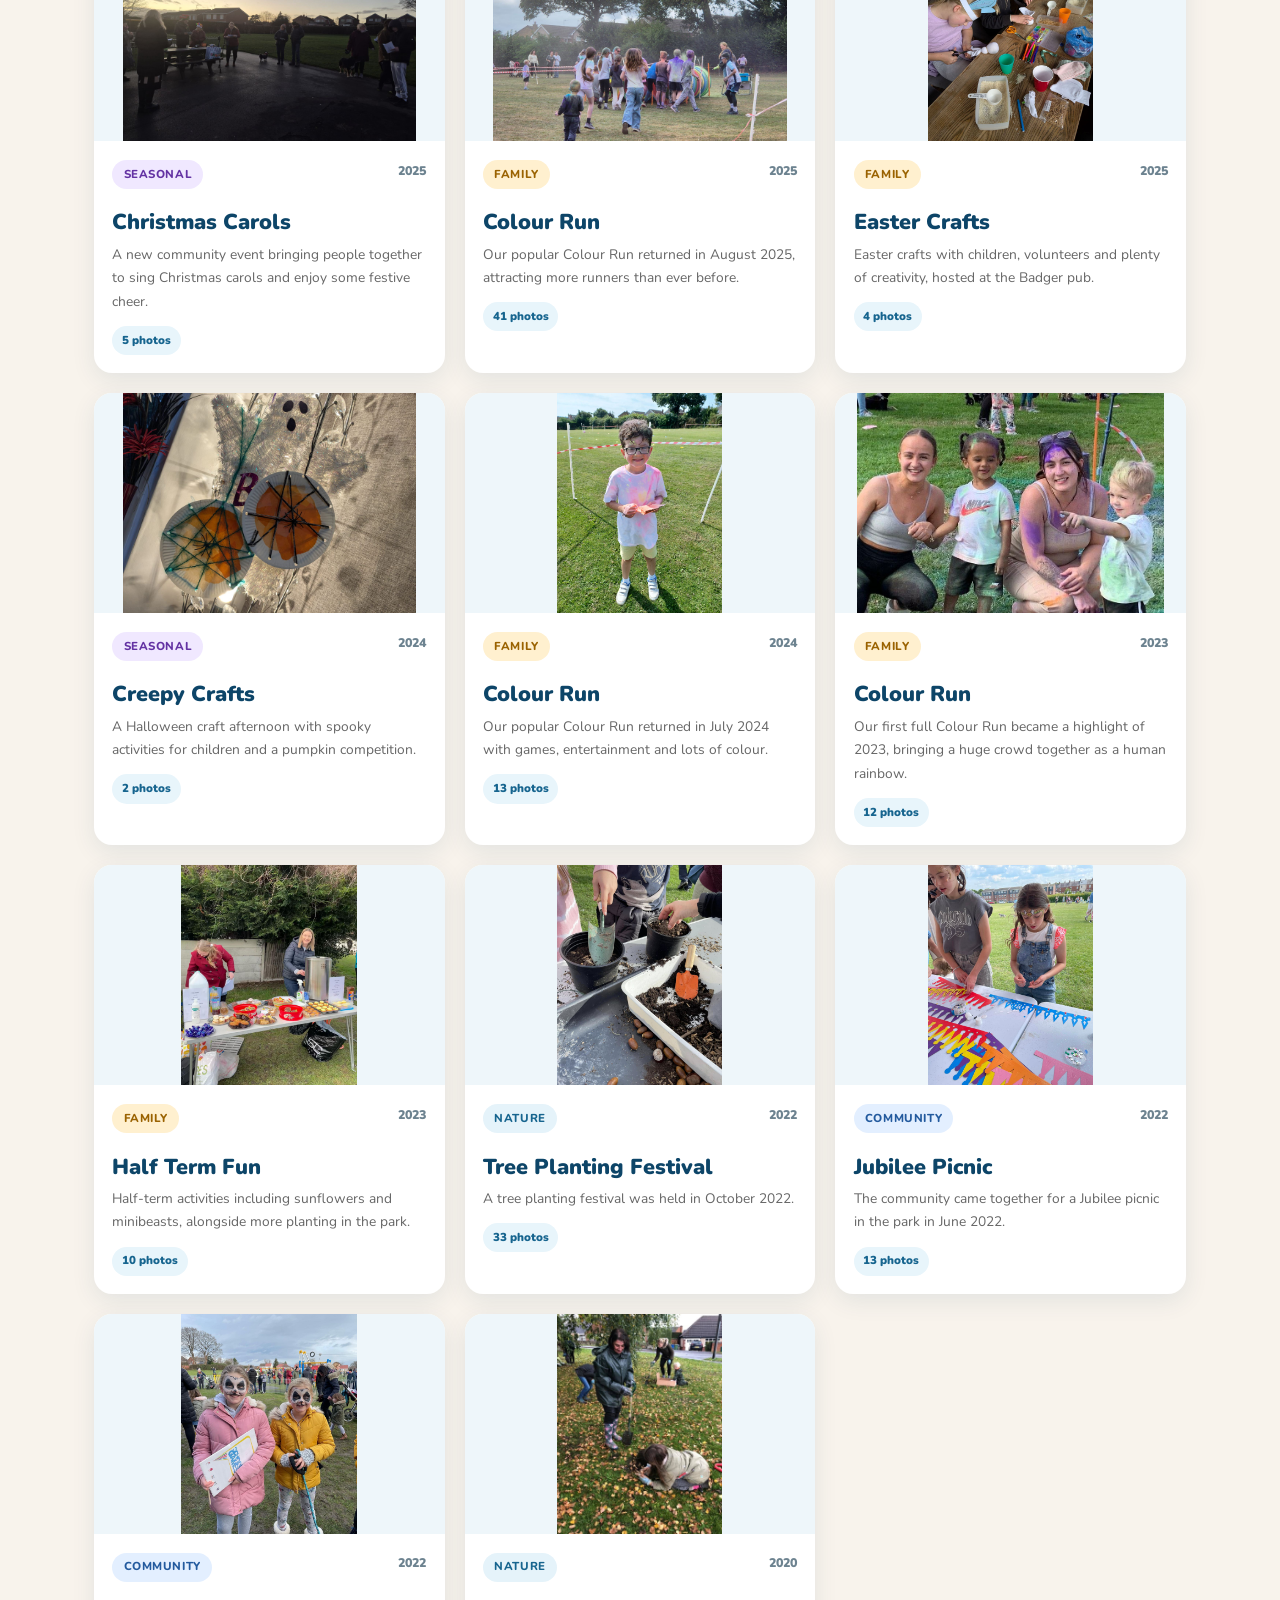
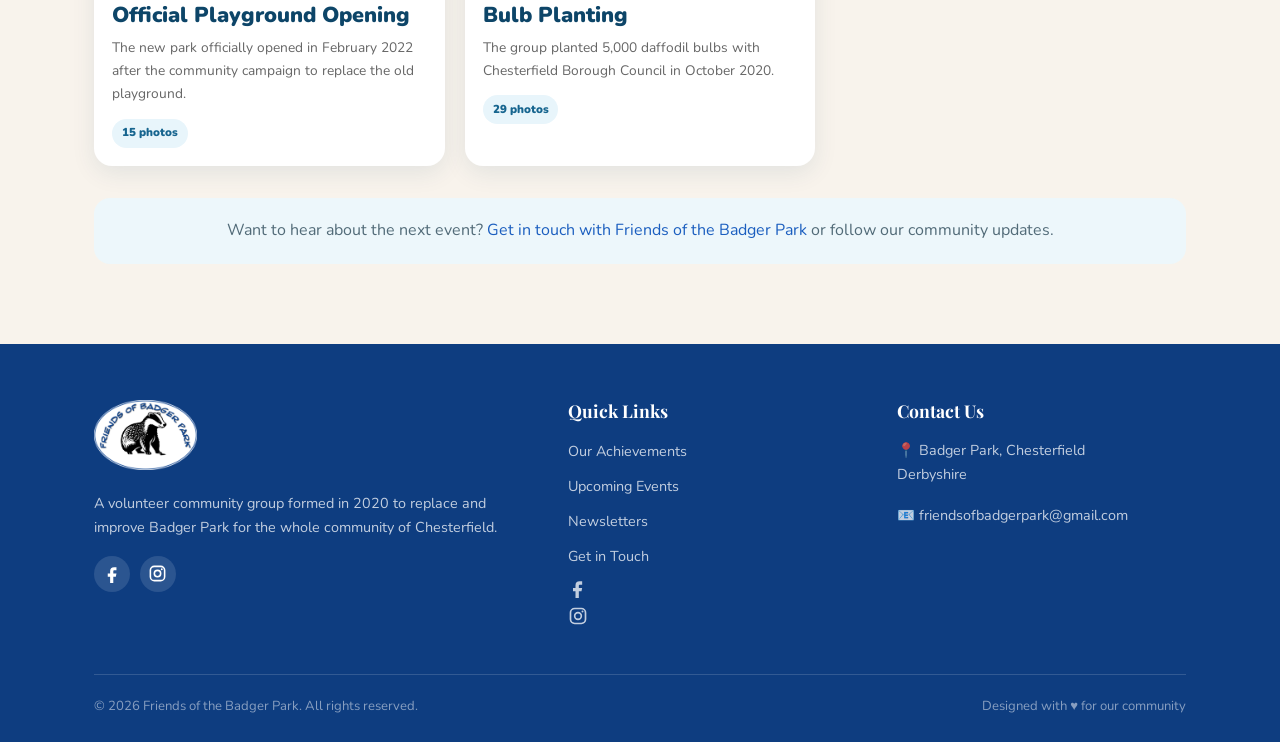
<file: events.html>
<!DOCTYPE html>
<!DOCTYPE html>
<html lang="en"><head><meta charset="utf-8"/><meta content="width=device-width, initial-scale=1.0" name="viewport"/><title>Events — Friends of the Badger Park</title><link href="style.css" rel="stylesheet"/><style>
.events-hero{background:linear-gradient(120deg,#0d4568,#17658f 55%,#43a1c8);color:#fff;padding:5rem 0 4rem}.events-hero h1{font-family:'Nunito',sans-serif;font-size:clamp(2.7rem,6vw,4.5rem);font-weight:900;margin:.4rem 0 .8rem}.events-hero p{max-width:700px;opacity:.92}.events-intro{max-width:780px;margin:0 auto 2rem;text-align:center}.events-intro h2{font-family:'Nunito',sans-serif;color:#0d4568;font-weight:900}.events-intro p{color:var(--text-muted)}.filter-bar{display:flex;gap:.5rem;flex-wrap:wrap;justify-content:center;margin:2rem 0 3rem}.filter-btn{border:2px solid #c7dce7;background:#fff;color:#17658f;padding:.5rem 1rem;border-radius:999px;font-weight:800;cursor:pointer}.filter-btn.active,.filter-btn:hover{background:#17658f;color:#fff;border-color:#17658f}.events-grid{display:grid;grid-template-columns:repeat(3,1fr);gap:1.25rem}.archive-event{background:#fff;border-radius:18px;overflow:hidden;box-shadow:0 7px 25px rgba(13,69,104,.09);transition:.25s}.archive-event:hover{transform:translateY(-4px);box-shadow:0 13px 34px rgba(13,69,104,.14)}.archive-event-media{height:220px;background:#eef6fa;overflow:hidden;display:flex;align-items:center;justify-content:center}.archive-event-media img{width:100%;height:100%;object-fit:contain;display:block}.ev-placeholder{height:100%;display:flex;align-items:center;justify-content:center;font-size:4rem}.archive-event-body{padding:1.15rem}.archive-year{float:right;font-weight:900;color:#6d8390;font-size:.78rem}.archive-event-body h3{font-family:'Nunito',sans-serif;color:#0d4568;font-weight:900;margin:.55rem 0 .4rem}.archive-event-body p{color:var(--text-muted);font-size:.86rem;margin:0}.tag-purple{background:#f0e8ff;color:#6332a3}.tag-pink{background:#fde5ef;color:#b32f69}.event-note{margin-top:2rem;padding:1.2rem;border-radius:16px;background:#edf7fb;color:#526b78;text-align:center}.hidden{display:none!important}@media(max-width:900px){.events-grid{grid-template-columns:1fr 1fr}@media(max-width:620px){.events-grid{grid-template-columns:1fr}.archive-event-media{height:210px}
</style></head><body><section class="events-hero"><div class="container"><p class="breadcrumb"><a href="index.html">Home</a> / Events</p><h1>Events &amp; Activities</h1><p>From community planting and family activities to Colour Runs and seasonal celebrations, our events bring people together and help support Badger Park.</p></div></section><section class="section"><div class="container"><div class="events-intro"><h2>Our community events, year by year</h2><p>Click any event to open its photos and videos. Use the arrows or thumbnails to move through that event's gallery.</p></div><div class="filter-bar"><button class="filter-btn active" data-filter="All">All</button><button class="filter-btn" data-filter="Family">Family</button><button class="filter-btn" data-filter="Nature">Nature</button><button class="filter-btn" data-filter="Community">Community</button><button class="filter-btn" data-filter="Seasonal">Seasonal</button><button class="filter-btn" data-filter="Fundraising">Fundraising</button></div><div class="events-grid"><div class="archive-event upcoming-event" data-category="Seasonal" style="border:2px solid #f08b24">
<div class="archive-event-media halloween-poster-media" style="height:auto;min-height:220px;background:#ff7b00"><img src="assets/halloween-activities-2026.jpg" alt="Halloween Activities poster — Thursday 29 October, 1pm–3pm at Badger Park" loading="lazy" style="width:100%;height:auto;max-height:520px;object-fit:contain;display:block"></div>
<div class="archive-event-body">
<span class="card-tag tag-purple">Seasonal</span><span class="archive-year">2026</span>
<h3>Halloween Activities</h3>
<p>Get ready for Halloween at Badger Park! Enjoy an orienteering trail, pumpkin carving (bring your own pumpkin) and wand making.</p>
<p style="margin-top:.75rem;color:#0d4568;font-weight:800">Thursday 29 October · 1pm–3pm</p>
<p style="margin-top:.25rem">Badger Park</p>
<p style="margin-top:.65rem;font-size:.78rem">Outdoor-only event. If weather conditions are adverse, the event will be cancelled. Check our Facebook page for updates.</p>
</div></div><article aria-label="View photos and videos from Colour Run, 2026" class="archive-event event-gallery-card" data-category="Family" data-event-name="Colour Run" data-event-year="2026" role="button" tabindex="0"><div class="archive-event-media"><img alt="Colour Run" loading="lazy" src="assets/gallery/2026-colour-run/20260730-142601.jpg"/></div><div class="archive-event-body"><span class="card-tag tag-amber">Family</span><span class="archive-year">2026</span><h3>Colour Run</h3><p>Our popular Colour Run returned with an afternoon of colour, games and entertainment for the whole family.</p><span class="event-media-count">26 photos</span></div></article><article aria-label="View photos and videos from Family Walk, 2026" class="archive-event event-gallery-card" data-category="Family" data-event-name="Family Walk" data-event-year="2026" role="button" tabindex="0"><div class="archive-event-media"><img alt="Family Walk" loading="lazy" src="assets/gallery/2026-family-walk/20260528-095318.jpg"/></div><div class="archive-event-body"><span class="card-tag tag-amber">Family</span><span class="archive-year">2026</span><h3>Family Walk</h3><p>A family walk delivered in collaboration with SHAPE — a great way to spend a sunny day together.</p><span class="event-media-count">5 photos</span></div></article><article aria-label="View photos and videos from Christmas Carols, 2025" class="archive-event event-gallery-card" data-category="Seasonal" data-event-name="Christmas Carols" data-event-year="2025" role="button" tabindex="0"><div class="archive-event-media"><img alt="Christmas Carols" loading="lazy" src="assets/gallery/2025-christmas-carols/20251219-160647.jpg"/></div><div class="archive-event-body"><span class="card-tag tag-purple">Seasonal</span><span class="archive-year">2025</span><h3>Christmas Carols</h3><p>A new community event bringing people together to sing Christmas carols and enjoy some festive cheer.</p><span class="event-media-count">5 photos</span></div></article><article aria-label="View photos and videos from Colour Run, 2025" class="archive-event event-gallery-card" data-category="Family" data-event-name="Colour Run" data-event-year="2025" role="button" tabindex="0"><div class="archive-event-media"><img alt="Colour Run" loading="lazy" src="assets/gallery/2025-colour-run/img-20250821-wa0006.jpg"/></div><div class="archive-event-body"><span class="card-tag tag-amber">Family</span><span class="archive-year">2025</span><h3>Colour Run</h3><p>Our popular Colour Run returned in August 2025, attracting more runners than ever before.</p><span class="event-media-count">41 photos</span></div></article><article aria-label="View photos and videos from Easter Crafts, 2025" class="archive-event event-gallery-card" data-category="Family" data-event-name="Easter Crafts" data-event-year="2025" role="button" tabindex="0"><div class="archive-event-media"><img alt="Easter Crafts" loading="lazy" src="assets/gallery/2025-easter-crafts/491360875-10162881687163151-3282401777753364258-n.jpg"/></div><div class="archive-event-body"><span class="card-tag tag-amber">Family</span><span class="archive-year">2025</span><h3>Easter Crafts</h3><p>Easter crafts with children, volunteers and plenty of creativity, hosted at the Badger pub.</p><span class="event-media-count">4 photos</span></div></article><article aria-label="View photos and videos from Creepy Crafts, 2024" class="archive-event event-gallery-card" data-category="Seasonal" data-event-name="Creepy Crafts" data-event-year="2024" role="button" tabindex="0"><div class="archive-event-media"><img alt="Creepy Crafts" loading="lazy" src="assets/gallery/2024-creepy-crafts/img-20250628-wa0010.jpg"/></div><div class="archive-event-body"><span class="card-tag tag-purple">Seasonal</span><span class="archive-year">2024</span><h3>Creepy Crafts</h3><p>A Halloween craft afternoon with spooky activities for children and a pumpkin competition.</p><span class="event-media-count">2 photos</span></div></article><article aria-label="View photos and videos from Colour Run, 2024" class="archive-event event-gallery-card" data-category="Family" data-event-name="Colour Run" data-event-year="2024" role="button" tabindex="0"><div class="archive-event-media"><img alt="Colour Run" loading="lazy" src="assets/gallery/2024-colour-run/20240731-143203.jpg"/></div><div class="archive-event-body"><span class="card-tag tag-amber">Family</span><span class="archive-year">2024</span><h3>Colour Run</h3><p>Our popular Colour Run returned in July 2024 with games, entertainment and lots of colour.</p><span class="event-media-count">13 photos</span></div></article><article aria-label="View photos and videos from Colour Run, 2023" class="archive-event event-gallery-card" data-category="Family" data-event-name="Colour Run" data-event-year="2023" role="button" tabindex="0"><div class="archive-event-media"><img alt="Colour Run" loading="lazy" src="assets/gallery/2023-colour-run/480659306-1019283000247034-5721488578589384070-n.jpg"/></div><div class="archive-event-body"><span class="card-tag tag-amber">Family</span><span class="archive-year">2023</span><h3>Colour Run</h3><p>Our first full Colour Run became a highlight of 2023, bringing a huge crowd together as a human rainbow.</p><span class="event-media-count">12 photos</span></div></article><article aria-label="View photos and videos from Half Term Fun, 2023" class="archive-event event-gallery-card" data-category="Family" data-event-name="Half Term Fun" data-event-year="2023" role="button" tabindex="0"><div class="archive-event-media"><img alt="Half Term Fun" loading="lazy" src="assets/gallery/2023-half-term-fun/472718244-1129689315524422-3333191677676765335-n.jpg"/></div><div class="archive-event-body"><span class="card-tag tag-amber">Family</span><span class="archive-year">2023</span><h3>Half Term Fun</h3><p>Half-term activities including sunflowers and minibeasts, alongside more planting in the park.</p><span class="event-media-count">10 photos</span></div></article><article aria-label="View photos and videos from Tree Planting Festival, 2022" class="archive-event event-gallery-card" data-category="Nature" data-event-name="Tree Planting Festival" data-event-year="2022" role="button" tabindex="0"><div class="archive-event-media"><img alt="Tree Planting Festival" loading="lazy" src="assets/gallery/2022-tree-festival/476330323-1007567378085263-1917675109704728398-n.jpg"/></div><div class="archive-event-body"><span class="card-tag tag-green">Nature</span><span class="archive-year">2022</span><h3>Tree Planting Festival</h3><p>A tree planting festival was held in October 2022.</p><span class="event-media-count">33 photos</span></div></article><article aria-label="View photos and videos from Jubilee Picnic, 2022" class="archive-event event-gallery-card" data-category="Community" data-event-name="Jubilee Picnic" data-event-year="2022" role="button" tabindex="0"><div class="archive-event-media"><img alt="Jubilee Picnic" loading="lazy" src="assets/gallery/2022-jubilee-picnic/473440370-1139604084532945-5660777175598105122-n.jpg"/></div><div class="archive-event-body"><span class="card-tag tag-blue">Community</span><span class="archive-year">2022</span><h3>Jubilee Picnic</h3><p>The community came together for a Jubilee picnic in the park in June 2022.</p><span class="event-media-count">13 photos</span></div></article><article aria-label="View photos and videos from Official Playground Opening, 2022" class="archive-event event-gallery-card" data-category="Community" data-event-name="Official Playground Opening" data-event-year="2022" role="button" tabindex="0"><div class="archive-event-media"><img alt="Official Playground Opening" loading="lazy" src="assets/gallery/2022-official-opening/472415597-1129689105524443-2393883216844037401-n.jpg"/></div><div class="archive-event-body"><span class="card-tag tag-blue">Community</span><span class="archive-year">2022</span><h3>Official Playground Opening</h3><p>The new park officially opened in February 2022 after the community campaign to replace the old playground.</p><span class="event-media-count">15 photos</span></div></article><article aria-label="View photos and videos from Bulb Planting, 2020" class="archive-event event-gallery-card" data-category="Nature" data-event-name="Bulb Planting" data-event-year="2020" role="button" tabindex="0"><div class="archive-event-media"><img alt="Bulb Planting" loading="lazy" src="assets/gallery/2020-bulb-planting/122961698-163122578847772-328835138697477001-n.jpg"/></div><div class="archive-event-body"><span class="card-tag tag-green">Nature</span><span class="archive-year">2020</span><h3>Bulb Planting</h3><p>The group planted 5,000 daffodil bulbs with Chesterfield Borough Council in October 2020.</p><span class="event-media-count">29 photos</span></div></article></div><div class="event-note">Want to hear about the next event? <a href="contact.html">Get in touch with Friends of the Badger Park</a> or follow our community updates.</div></div></section><script src="shared.js"></script><script>document.querySelectorAll('.filter-btn').forEach(b=>b.addEventListener('click',()=>{document.querySelectorAll('.filter-btn').forEach(x=>x.classList.remove('active'));b.classList.add('active');const f=b.dataset.filter;document.querySelectorAll('.archive-event').forEach(c=>c.classList.toggle('hidden',f!=='All'&&c.dataset.category!==f));}));</script>
<div aria-hidden="true" class="event-lightbox" id="eventLightbox">
<div class="event-lightbox-backdrop" data-lightbox-close=""></div>
<div aria-labelledby="lightboxTitle" aria-modal="true" class="event-lightbox-dialog" role="dialog">
<button aria-label="Close gallery" class="event-lightbox-close" data-lightbox-close="" type="button">×</button>
<div class="event-lightbox-head">
<div><span class="event-lightbox-year" id="lightboxYear"></span><h2 id="lightboxTitle"></h2></div>
<span class="event-lightbox-counter" id="lightboxCounter"></span>
</div>
<div class="event-lightbox-main">
<button aria-label="Previous photo" class="event-lightbox-nav prev" id="lightboxPrev" type="button">❮</button>
<div class="event-lightbox-media" id="lightboxMedia"></div>
<button aria-label="Next photo" class="event-lightbox-nav next" id="lightboxNext" type="button">❯</button>
</div>
<div aria-label="Event photos" class="event-lightbox-thumbs" id="lightboxThumbs"></div>
<p class="event-lightbox-note" id="lightboxNote"></p>
</div>
</div>
<style id="event-lightbox-styles">
.event-gallery-card{cursor:pointer;position:relative}
.event-gallery-card:focus-visible{outline:4px solid #58c8f5;outline-offset:3px}
.event-media-count{display:inline-flex;align-items:center;margin-top:.8rem;padding:.3rem .6rem;border-radius:999px;background:#e8f5fb;color:#17658f;font-size:.72rem;font-weight:900}
.event-media-count-empty{background:#f1f5f7;color:#71808a}
.event-lightbox{position:fixed;inset:0;z-index:9999;display:none}
.event-lightbox.open{display:block}
.event-lightbox-backdrop{position:absolute;inset:0;background:rgba(5,24,36,.82);backdrop-filter:blur(4px)}
.event-lightbox-dialog{position:relative;z-index:2;width:min(1180px,calc(100% - 2rem));max-height:calc(100vh - 2rem);margin:1rem auto;background:#fff;border-radius:22px;overflow:hidden;box-shadow:0 30px 90px rgba(0,0,0,.35);display:flex;flex-direction:column}
.event-lightbox-close{position:absolute;right:1rem;top:1rem;z-index:4;width:42px;height:42px;border:0;border-radius:50%;background:rgba(13,69,104,.9);color:#fff;font-size:1.7rem;line-height:1;cursor:pointer}
.event-lightbox-head{display:flex;align-items:center;justify-content:space-between;gap:1rem;padding:1.25rem 4.5rem 1rem 1.5rem}
.event-lightbox-head h2{font-family:Nunito,sans-serif;color:#0d4568;margin:.1rem 0 0;font-size:1.5rem}
.event-lightbox-year{font-size:.72rem;text-transform:uppercase;letter-spacing:.08em;font-weight:900;color:#17658f}
.event-lightbox-counter{font-size:.8rem;font-weight:800;color:#60717c;white-space:nowrap}
.event-lightbox-main{position:relative;display:flex;align-items:center;justify-content:center;background:#081d29;min-height:420px;flex:1;overflow:hidden}
.event-lightbox-media{width:100%;height:min(68vh,700px);display:flex;align-items:center;justify-content:center}
.event-lightbox-media img,.event-lightbox-media video{max-width:100%;max-height:100%;width:auto;height:auto;object-fit:contain;display:block}
.event-lightbox-nav{position:absolute;z-index:3;top:50%;transform:translateY(-50%);width:46px;height:46px;border:0;border-radius:50%;background:rgba(255,255,255,.92);color:#0d4568;font-size:1.5rem;cursor:pointer;box-shadow:0 5px 18px rgba(0,0,0,.2)}
.event-lightbox-nav.prev{left:1rem}.event-lightbox-nav.next{right:1rem}
.event-lightbox-nav:disabled{opacity:.3;cursor:default}
.event-lightbox-thumbs{display:flex;gap:.55rem;overflow-x:auto;padding:.8rem 1rem;background:#f4fafc;border-top:1px solid #dbeaf0}
.event-lightbox-thumb{flex:0 0 74px;height:58px;border:3px solid transparent;border-radius:9px;padding:0;overflow:hidden;background:#fff;cursor:pointer}
.event-lightbox-thumb.active{border-color:#2e86b7}
.event-lightbox-thumb img{width:100%;height:100%;object-fit:cover;display:block}
.event-lightbox-thumb .video-thumb{height:100%;display:flex;align-items:center;justify-content:center;background:#0d4568;color:#fff;font-size:1.2rem}
.event-lightbox-note{margin:0;padding:.7rem 1rem 1rem;text-align:center;color:#61727d;font-size:.8rem}
@media(max-width:700px){.event-lightbox-dialog{width:100%;height:100%;max-height:none;margin:0;border-radius:0}.event-lightbox-main{min-height:300px}.event-lightbox-media{height:58vh}.event-lightbox-head{padding-left:1rem}.event-lightbox-nav{width:40px;height:40px}.event-lightbox-nav.prev{left:.5rem}.event-lightbox-nav.next{right:.5rem}}
</style>
<script>
(function(){
  const EVENT_MEDIA={"2026|Colour Run":[{"type":"image","src":"assets/gallery/2026-colour-run/20260730-142601.jpg"},{"type":"image","src":"assets/gallery/2026-colour-run/20260730-142604.jpg"},{"type":"image","src":"assets/gallery/2026-colour-run/20260730-142608.jpg"},{"type":"image","src":"assets/gallery/2026-colour-run/20260730-142623.jpg"},{"type":"image","src":"assets/gallery/2026-colour-run/20260730-142641.jpg"},{"type":"image","src":"assets/gallery/2026-colour-run/20260730-142719.jpg"},{"type":"image","src":"assets/gallery/2026-colour-run/20260730-143053.jpg"},{"type":"image","src":"assets/gallery/2026-colour-run/20260730-143059.jpg"},{"type":"image","src":"assets/gallery/2026-colour-run/20260730-143126.jpg"},{"type":"image","src":"assets/gallery/2026-colour-run/20260730-143135.jpg"},{"type":"image","src":"assets/gallery/2026-colour-run/20260730-143137.jpg"},{"type":"image","src":"assets/gallery/2026-colour-run/20260730-143138.jpg"},{"type":"image","src":"assets/gallery/2026-colour-run/20260730-143139.jpg"},{"type":"image","src":"assets/gallery/2026-colour-run/20260730-143140.jpg"},{"type":"image","src":"assets/gallery/2026-colour-run/20260730-143142.jpg"},{"type":"image","src":"assets/gallery/2026-colour-run/20260730-144502.jpg"},{"type":"image","src":"assets/gallery/2026-colour-run/20260730-144508.jpg"},{"type":"image","src":"assets/gallery/2026-colour-run/express-collage.jpg"},{"type":"image","src":"assets/gallery/2026-colour-run/img-20260730-wa0011.jpg"},{"type":"image","src":"assets/gallery/2026-colour-run/img-20260730-wa0012.jpg"},{"type":"image","src":"assets/gallery/2026-colour-run/img-20260730-wa0013.jpg"},{"type":"image","src":"assets/gallery/2026-colour-run/img-20260730-wa0014.jpg"},{"type":"image","src":"assets/gallery/2026-colour-run/img-20260730-wa0015.jpg"},{"type":"image","src":"assets/gallery/2026-colour-run/img-20260730-wa0016.jpg"},{"type":"video","src":"assets/videos/2026-colour-run-vid-20260730-wa0009.mp4"},{"type":"video","src":"assets/videos/2026-colour-run-vid-20260730-wa0010.mp4"}],"2026|Family Walk":[{"type":"image","src":"assets/gallery/2026-family-walk/20260528-095318.jpg"},{"type":"image","src":"assets/gallery/2026-family-walk/20260528-103446.jpg"},{"type":"image","src":"assets/gallery/2026-family-walk/20260528-133737.jpg"},{"type":"image","src":"assets/gallery/2026-family-walk/20260528-133749.jpg"},{"type":"image","src":"assets/gallery/2026-family-walk/20260528-133750.jpg"}],"2025|Christmas Carols":[{"type":"image","src":"assets/gallery/2025-christmas-carols/20251219-160647.jpg"},{"type":"image","src":"assets/gallery/2025-christmas-carols/20251219-161101.jpg"},{"type":"image","src":"assets/gallery/2025-christmas-carols/20251219-162614.jpg"},{"type":"image","src":"assets/gallery/2025-christmas-carols/20251219-162616.jpg"},{"type":"image","src":"assets/gallery/2025-christmas-carols/20251219-162632.jpg"}],"2025|Colour Run":[{"type":"image","src":"assets/gallery/2025-colour-run/img-20250821-wa0006.jpg"},{"type":"image","src":"assets/gallery/2025-colour-run/img-20250821-wa0007.jpg"},{"type":"image","src":"assets/gallery/2025-colour-run/img-20250821-wa0008.jpg"},{"type":"image","src":"assets/gallery/2025-colour-run/img-20250821-wa0011.jpg"},{"type":"image","src":"assets/gallery/2025-colour-run/img-20250821-wa0012.jpg"},{"type":"image","src":"assets/gallery/2025-colour-run/img-20250821-wa0013.jpg"},{"type":"image","src":"assets/gallery/2025-colour-run/img-20250821-wa0014.jpg"},{"type":"image","src":"assets/gallery/2025-colour-run/img-20250821-wa0015.jpg"},{"type":"image","src":"assets/gallery/2025-colour-run/img-20250821-wa0016.jpg"},{"type":"image","src":"assets/gallery/2025-colour-run/img-20250821-wa0017.jpg"},{"type":"image","src":"assets/gallery/2025-colour-run/img-20250821-wa0018.jpg"},{"type":"image","src":"assets/gallery/2025-colour-run/img-20250821-wa0020.jpg"},{"type":"image","src":"assets/gallery/2025-colour-run/img-20250821-wa0021.jpg"},{"type":"image","src":"assets/gallery/2025-colour-run/img-20250821-wa0022.jpg"},{"type":"image","src":"assets/gallery/2025-colour-run/img-20250821-wa0023.jpg"},{"type":"image","src":"assets/gallery/2025-colour-run/img-20250821-wa0025.jpg"},{"type":"image","src":"assets/gallery/2025-colour-run/img-20250821-wa0026.jpg"},{"type":"image","src":"assets/gallery/2025-colour-run/img-20250821-wa0027.jpg"},{"type":"image","src":"assets/gallery/2025-colour-run/img-20250821-wa0028.jpg"},{"type":"image","src":"assets/gallery/2025-colour-run/img-20250821-wa0029.jpg"},{"type":"image","src":"assets/gallery/2025-colour-run/img-20250821-wa0030.jpg"},{"type":"image","src":"assets/gallery/2025-colour-run/img-20250821-wa0031.jpg"},{"type":"image","src":"assets/gallery/2025-colour-run/img-20250821-wa0032.jpg"},{"type":"image","src":"assets/gallery/2025-colour-run/img-20250821-wa0033.jpg"},{"type":"image","src":"assets/gallery/2025-colour-run/img-20250821-wa0034.jpg"},{"type":"image","src":"assets/gallery/2025-colour-run/img-20250821-wa0035.jpg"},{"type":"image","src":"assets/gallery/2025-colour-run/img-20250821-wa0036.jpg"},{"type":"image","src":"assets/gallery/2025-colour-run/img-20250821-wa0037.jpg"},{"type":"image","src":"assets/gallery/2025-colour-run/img-20250821-wa0038.jpg"},{"type":"image","src":"assets/gallery/2025-colour-run/img-20250821-wa0039.jpg"},{"type":"image","src":"assets/gallery/2025-colour-run/img-20250821-wa0040.jpg"},{"type":"image","src":"assets/gallery/2025-colour-run/img-20250821-wa0041.jpg"},{"type":"image","src":"assets/gallery/2025-colour-run/img-20250821-wa0042.jpg"},{"type":"image","src":"assets/gallery/2025-colour-run/img-20250821-wa0043.jpg"},{"type":"image","src":"assets/gallery/2025-colour-run/img-20250821-wa0044.jpg"},{"type":"image","src":"assets/gallery/2025-colour-run/img-20250821-wa0045.jpg"},{"type":"image","src":"assets/gallery/2025-colour-run/img-20250821-wa0046.jpg"},{"type":"image","src":"assets/gallery/2025-colour-run/img-20250821-wa0047.jpg"},{"type":"image","src":"assets/gallery/2025-colour-run/img-20250821-wa0050.jpg"},{"type":"image","src":"assets/gallery/2025-colour-run/img-20250821-wa0051.jpg"},{"type":"image","src":"assets/gallery/2025-colour-run/img-20250821-wa0052.jpg"}],"2025|Easter Crafts":[{"type":"image","src":"assets/gallery/2025-easter-crafts/491360875-10162881687163151-3282401777753364258-n.jpg"},{"type":"image","src":"assets/gallery/2025-easter-crafts/491977593-1056719193170081-1193597645720050232-n.jpg"},{"type":"image","src":"assets/gallery/2025-easter-crafts/img-20250628-wa0003.jpg"},{"type":"image","src":"assets/gallery/2025-easter-crafts/img-20250628-wa0004.jpg"}],"2024|Creepy Crafts":[{"type":"image","src":"assets/gallery/2024-creepy-crafts/img-20250628-wa0010.jpg"},{"type":"image","src":"assets/gallery/2024-creepy-crafts/img-20250628-wa0011.jpg"}],"2024|Colour Run":[{"type":"image","src":"assets/gallery/2024-colour-run/20240731-143203.jpg"},{"type":"image","src":"assets/gallery/2024-colour-run/20240731-144104.jpg"},{"type":"image","src":"assets/gallery/2024-colour-run/20240731-144109.jpg"},{"type":"image","src":"assets/gallery/2024-colour-run/20240731-144112.jpg"},{"type":"image","src":"assets/gallery/2024-colour-run/20240731-144153.jpg"},{"type":"image","src":"assets/gallery/2024-colour-run/20240731-144203.jpg"},{"type":"image","src":"assets/gallery/2024-colour-run/20240731-144211.jpg"},{"type":"image","src":"assets/gallery/2024-colour-run/20240731-144221.jpg"},{"type":"image","src":"assets/gallery/2024-colour-run/20240731-144251.jpg"},{"type":"image","src":"assets/gallery/2024-colour-run/20240731-144301.jpg"},{"type":"image","src":"assets/gallery/2024-colour-run/20240731-144351.jpg"},{"type":"image","src":"assets/gallery/2024-colour-run/20240731-144420.jpg"},{"type":"video","src":"assets/videos/2024-colour-run-20240731-144536.mp4"}],"2023|Colour Run":[{"type":"image","src":"assets/gallery/2023-colour-run/480659306-1019283000247034-5721488578589384070-n.jpg"},{"type":"image","src":"assets/gallery/2023-colour-run/480850699-1019283243580343-5786534695910258546-n.jpg"},{"type":"image","src":"assets/gallery/2023-colour-run/480878362-1019283386913662-9025963115610921946-n.jpg"},{"type":"image","src":"assets/gallery/2023-colour-run/480904303-1019283003580367-6713267374309653274-n.jpg"},{"type":"image","src":"assets/gallery/2023-colour-run/480912361-1019283456913655-4815630883029344792-n.jpg"},{"type":"image","src":"assets/gallery/2023-colour-run/481086705-1019283256913675-4479087831312498263-n.jpg"},{"type":"image","src":"assets/gallery/2023-colour-run/481086809-1019283023580365-4141217351512337667-n.jpg"},{"type":"image","src":"assets/gallery/2023-colour-run/481210343-1019283010247033-3302719748687466311-n.jpg"},{"type":"image","src":"assets/gallery/2023-colour-run/481226985-1019283306913670-5780097873900326609-n.jpg"},{"type":"image","src":"assets/gallery/2023-colour-run/481260833-1019283313580336-2483025661113856105-n.jpg"},{"type":"image","src":"assets/gallery/2023-colour-run/481480285-1019283186913682-2987350904225096368-n.jpg"},{"type":"image","src":"assets/gallery/2023-colour-run/481673736-1019283246913676-671725325397671502-n.jpg"}],"2023|Half Term Fun":[{"type":"image","src":"assets/gallery/2023-half-term-fun/472718244-1129689315524422-3333191677676765335-n.jpg"},{"type":"image","src":"assets/gallery/2023-half-term-fun/480815753-1017969163711751-9027326163008914009-n.jpg"},{"type":"image","src":"assets/gallery/2023-half-term-fun/480917447-1018251643683503-1171328439964483985-n.jpg"},{"type":"image","src":"assets/gallery/2023-half-term-fun/481008256-1018251383683529-1779212154007664975-n.jpg"},{"type":"image","src":"assets/gallery/2023-half-term-fun/481069936-1018251197016881-6318247684497592420-n.jpg"},{"type":"image","src":"assets/gallery/2023-half-term-fun/481072367-1018251180350216-7535323048707226159-n.jpg"},{"type":"image","src":"assets/gallery/2023-half-term-fun/481085139-1017969253711742-985940306902982541-n.jpg"},{"type":"image","src":"assets/gallery/2023-half-term-fun/481474885-1018251640350170-5680324452695884455-n.jpg"},{"type":"image","src":"assets/gallery/2023-half-term-fun/481680325-1018251463683521-5504710415868752260-n.jpg"},{"type":"image","src":"assets/gallery/2023-half-term-fun/482264645-1018251560350178-7089028108200982640-n.jpg"}],"2023|Sports Day":[],"2023|Community planting":[],"2022|Tree Planting Festival":[{"type":"image","src":"assets/gallery/2022-tree-festival/476330323-1007567378085263-1917675109704728398-n.jpg"},{"type":"image","src":"assets/gallery/2022-tree-festival/476343923-1007567241418610-1582542765192483967-n.jpg"},{"type":"image","src":"assets/gallery/2022-tree-festival/476361868-1007567301418604-5414298092006544885-n.jpg"},{"type":"image","src":"assets/gallery/2022-tree-festival/476377308-1007567461418588-3427494274639089536-n.jpg"},{"type":"image","src":"assets/gallery/2022-tree-festival/476379369-1007567398085261-7639368743570329257-n.jpg"},{"type":"image","src":"assets/gallery/2022-tree-festival/476427569-1007567248085276-884085898487059253-n.jpg"},{"type":"image","src":"assets/gallery/2022-tree-festival/476596400-1007567274751940-6470177555959919267-n.jpg"},{"type":"image","src":"assets/gallery/2022-tree-festival/476671308-1007567194751948-2718563905447030548-n.jpg"},{"type":"image","src":"assets/gallery/2022-tree-festival/476729817-1007567488085252-780084142448708-n.jpg"},{"type":"image","src":"assets/gallery/2022-tree-festival/476731388-1007567164751951-836269069930237669-n.jpg"},{"type":"image","src":"assets/gallery/2022-tree-festival/476821187-1007567404751927-1828666747024989857-n.jpg"},{"type":"image","src":"assets/gallery/2022-tree-festival/476822842-1007567388085262-5655086371764061144-n.jpg"},{"type":"image","src":"assets/gallery/2022-tree-festival/476834580-1007567311418603-5343420318271616532-n.jpg"},{"type":"image","src":"assets/gallery/2022-tree-festival/476835130-1007567391418595-2526301263208029986-n.jpg"},{"type":"image","src":"assets/gallery/2022-tree-festival/476835455-1007567251418609-1449516554962113058-n.jpg"},{"type":"image","src":"assets/gallery/2022-tree-festival/476835624-1007567551418579-1729973581658311397-n.jpg"},{"type":"image","src":"assets/gallery/2022-tree-festival/476835627-1007567201418614-4615000265604603517-n.jpg"},{"type":"image","src":"assets/gallery/2022-tree-festival/476968214-1007567134751954-5663390183944018816-n.jpg"},{"type":"image","src":"assets/gallery/2022-tree-festival/476988791-1007567364751931-8101303662550165184-n.jpg"},{"type":"image","src":"assets/gallery/2022-tree-festival/477211924-1007567171418617-8571416172360659084-n.jpg"},{"type":"image","src":"assets/gallery/2022-tree-festival/477562909-1007567181418616-892720324285535121-n.jpg"},{"type":"image","src":"assets/gallery/2022-tree-festival/477631522-1007567578085243-828269895672093799-n.jpg"},{"type":"image","src":"assets/gallery/2022-tree-festival/477734418-1007567264751941-6421162298419592098-n.jpg"},{"type":"image","src":"assets/gallery/2022-tree-festival/477945193-1007567178085283-1722925584107169558-n.jpg"},{"type":"image","src":"assets/gallery/2022-tree-festival/477992541-1007567564751911-7676232143728645179-n.jpg"},{"type":"image","src":"assets/gallery/2022-tree-festival/478413452-1007567568085244-6428776121883199863-n.jpg"},{"type":"image","src":"assets/gallery/2022-tree-festival/478919298-1007567148085286-5761046881109320624-n.jpg"},{"type":"image","src":"assets/gallery/2022-tree-festival/479187483-1007567408085260-438580296326370979-n.jpg"},{"type":"image","src":"assets/gallery/2022-tree-festival/480664060-1016236413885026-1793501644384307644-n.jpg"},{"type":"image","src":"assets/gallery/2022-tree-festival/480689490-1016236423885025-4796885918043565178-n.jpg"},{"type":"image","src":"assets/gallery/2022-tree-festival/480781160-1016236453885022-9079097780696615210-n.jpg"},{"type":"image","src":"assets/gallery/2022-tree-festival/480987156-1016236500551684-4924863988357630843-n.jpg"},{"type":"image","src":"assets/gallery/2022-tree-festival/481055839-1016236407218360-2388054652747476203-n.jpg"}],"2022|Jubilee Picnic":[{"type":"image","src":"assets/gallery/2022-jubilee-picnic/473440370-1139604084532945-5660777175598105122-n.jpg"},{"type":"image","src":"assets/gallery/2022-jubilee-picnic/473443122-1139604251199595-7370965115051760904-n.jpg"},{"type":"image","src":"assets/gallery/2022-jubilee-picnic/473445023-1139603834532970-3543014538470307554-n.jpg"},{"type":"image","src":"assets/gallery/2022-jubilee-picnic/473450355-1139602757866411-6385434016617272714-n.jpg"},{"type":"image","src":"assets/gallery/2022-jubilee-picnic/473521030-1139603127866374-8382042862994671807-n.jpg"},{"type":"image","src":"assets/gallery/2022-jubilee-picnic/473525603-1139604144532939-101263945181594778-n.jpg"},{"type":"image","src":"assets/gallery/2022-jubilee-picnic/473813588-1139604194532934-7675431332930075004-n.jpg"},{"type":"image","src":"assets/gallery/2022-jubilee-picnic/474217035-1139603137866373-3224373217912819824-n.jpg"},{"type":"image","src":"assets/gallery/2022-jubilee-picnic/474520742-1139604121199608-6119640932886042583-n.jpg"},{"type":"image","src":"assets/gallery/2022-jubilee-picnic/474612504-1139604244532929-8752906044760654809-n.jpg"},{"type":"image","src":"assets/gallery/2022-jubilee-picnic/474752576-1139604277866259-2235265763146886707-n.jpg"},{"type":"image","src":"assets/gallery/2022-jubilee-picnic/474759459-1139602931199727-4792449458180149387-n.jpg"},{"type":"image","src":"assets/gallery/2022-jubilee-picnic/474761147-1139604214532932-6597236311682262497-n.jpg"}],"2022|Easter Egg Hunt":[],"2022|Official Playground Opening":[{"type":"image","src":"assets/gallery/2022-official-opening/472415597-1129689105524443-2393883216844037401-n.jpg"},{"type":"image","src":"assets/gallery/2022-official-opening/472452997-1129689095524444-8081670705959827645-n.jpg"},{"type":"image","src":"assets/gallery/2022-official-opening/472481803-1129688862191134-8943963470141113124-n.jpg"},{"type":"image","src":"assets/gallery/2022-official-opening/472496387-1129689235524430-3288536694504688824-n.jpg"},{"type":"image","src":"assets/gallery/2022-official-opening/472512124-1129689072191113-6836343235479247261-n.jpg"},{"type":"image","src":"assets/gallery/2022-official-opening/472548990-1129688868857800-896210381653488278-n.jpg"},{"type":"image","src":"assets/gallery/2022-official-opening/472555513-1129689322191088-8992733954080992160-n.jpg"},{"type":"image","src":"assets/gallery/2022-official-opening/472577529-1129688875524466-6684879164351940631-n.jpg"},{"type":"image","src":"assets/gallery/2022-official-opening/472591771-1129689052191115-1707888262924728773-n.jpg"},{"type":"image","src":"assets/gallery/2022-official-opening/472697357-1129688882191132-8370756039745537087-n.jpg"},{"type":"image","src":"assets/gallery/2022-official-opening/472712082-1129689255524428-3900882207817500734-n.jpg"},{"type":"image","src":"assets/gallery/2022-official-opening/472721553-1129688982191122-3096454952928667728-n.jpg"},{"type":"image","src":"assets/gallery/2022-official-opening/472841220-1129689242191096-7879398134303305150-n.jpg"},{"type":"image","src":"assets/gallery/2022-official-opening/472845026-1129689222191098-566113413155282942-n.jpg"},{"type":"image","src":"assets/gallery/2022-official-opening/481072944-1017969190378415-6400613686012861319-n.jpg"}],"2021|Halloween Xplorer & Giant Land Art":[],"2021|Games on the Park":[],"2021|Bat & Bird Box Making":[],"2021|Easter Treasure Hunt":[],"2020|Community Raffle":[],"2020|Bulb Planting":[{"type":"image","src":"assets/gallery/2020-bulb-planting/122961698-163122578847772-328835138697477001-n.jpg"},{"type":"image","src":"assets/gallery/2020-bulb-planting/122970107-163122655514431-7256764973566813740-n.jpg"},{"type":"image","src":"assets/gallery/2020-bulb-planting/122975912-163186988841331-7693767666484171463-n.jpg"},{"type":"image","src":"assets/gallery/2020-bulb-planting/122982584-163122665514430-9143590659708801402-n.jpg"},{"type":"image","src":"assets/gallery/2020-bulb-planting/122984300-163122502181113-3836553336755268344-n.jpg"},{"type":"image","src":"assets/gallery/2020-bulb-planting/122994881-163122648847765-4343208341254459131-n.jpg"},{"type":"image","src":"assets/gallery/2020-bulb-planting/122997978-163187015507995-269444398441830743-n.jpg"},{"type":"image","src":"assets/gallery/2020-bulb-planting/122997978-163187095507987-5857162931061261632-n.jpg"},{"type":"image","src":"assets/gallery/2020-bulb-planting/123008570-163187062174657-3079771589446922628-n.jpg"},{"type":"image","src":"assets/gallery/2020-bulb-planting/123016696-163187105507986-1536330462635586247-n.jpg"},{"type":"image","src":"assets/gallery/2020-bulb-planting/123027019-163188352174528-1314788523600839548-n.jpg"},{"type":"image","src":"assets/gallery/2020-bulb-planting/123056833-163187132174650-7404663368398745006-n.jpg"},{"type":"image","src":"assets/gallery/2020-bulb-planting/123084491-163122595514437-7220046344779860011-n.jpg"},{"type":"image","src":"assets/gallery/2020-bulb-planting/123088651-163122495514447-8510734432905617451-n.jpg"},{"type":"image","src":"assets/gallery/2020-bulb-planting/123100240-163122542181109-6634765318237491239-n.jpg"},{"type":"image","src":"assets/gallery/2020-bulb-planting/123106192-163122675514429-745057932573394417-n.jpg"},{"type":"image","src":"assets/gallery/2020-bulb-planting/123114582-163187068841323-8332521925165787269-n.jpg"},{"type":"image","src":"assets/gallery/2020-bulb-planting/123130426-163122725514424-955257146772171933-n.jpg"},{"type":"image","src":"assets/gallery/2020-bulb-planting/123134258-163122738847756-1221909174766453240-n.jpg"},{"type":"image","src":"assets/gallery/2020-bulb-planting/123137702-163122535514443-4527244181659498553-n.jpg"},{"type":"image","src":"assets/gallery/2020-bulb-planting/123168210-163130512180312-1495409073473957446-n.jpg"},{"type":"image","src":"assets/gallery/2020-bulb-planting/123192649-163122718847758-6811827581611479826-n.jpg"},{"type":"image","src":"assets/gallery/2020-bulb-planting/123200816-163122585514438-2025636309881786113-n.jpg"},{"type":"image","src":"assets/gallery/2020-bulb-planting/123208726-163122742181089-7399046480537621021-n.jpg"},{"type":"image","src":"assets/gallery/2020-bulb-planting/123218163-163122575514439-580724767771760473-n.jpg"},{"type":"image","src":"assets/gallery/2020-bulb-planting/123234490-163130492180314-7687620981246579581-n.jpg"},{"type":"image","src":"assets/gallery/2020-bulb-planting/123236396-163130502180313-1745835019820510294-n.jpg"},{"type":"image","src":"assets/gallery/2020-bulb-planting/123249095-163130488846981-4542448426266702029-n.jpg"},{"type":"image","src":"assets/gallery/2020-bulb-planting/123329654-163130508846979-7612213367196027783-n.jpg"}]};
  const modal=document.getElementById('eventLightbox');
  const mediaEl=document.getElementById('lightboxMedia');
  const thumbsEl=document.getElementById('lightboxThumbs');
  const titleEl=document.getElementById('lightboxTitle');
  const yearEl=document.getElementById('lightboxYear');
  const counterEl=document.getElementById('lightboxCounter');
  const noteEl=document.getElementById('lightboxNote');
  const prevBtn=document.getElementById('lightboxPrev');
  const nextBtn=document.getElementById('lightboxNext');
  let items=[]; let index=0; let lastTrigger=null;

  function keyFor(card){ return card.dataset.eventYear+'|'+card.dataset.eventName; }
  function render(){
    titleEl.textContent=lastTrigger?.dataset.eventName || '';
    yearEl.textContent=lastTrigger?.dataset.eventYear || '';
    thumbsEl.innerHTML='';
    if(!items.length){
      mediaEl.innerHTML='<div style="color:#fff;text-align:center;padding:3rem;font-weight:800">No photos or videos are available for this event yet.</div>';
      counterEl.textContent=''; noteEl.textContent=''; prevBtn.disabled=true; nextBtn.disabled=true; return;
    }
    const item=items[index];
    mediaEl.innerHTML='';
    if(item.type==='video'){
      const v=document.createElement('video'); v.src=item.src; v.controls=true; v.playsInline=true; v.preload='metadata'; v.setAttribute('aria-label',titleEl.textContent+' video'); mediaEl.appendChild(v);
    } else {
      const img=document.createElement('img'); img.src=item.src; img.alt=titleEl.textContent+' photo '+(index+1); img.loading='eager'; mediaEl.appendChild(img);
    }
    counterEl.textContent=(index+1)+' / '+items.length;
    noteEl.textContent=items.length>1 ? 'Use the arrows or select a thumbnail to view the other photos.' : '';
    prevBtn.disabled=index===0; nextBtn.disabled=index===items.length-1;
    items.forEach((it,i)=>{
      const b=document.createElement('button'); b.type='button'; b.className='event-lightbox-thumb'+(i===index?' active':''); b.setAttribute('aria-label','View item '+(i+1));
      if(it.type==='video') b.innerHTML='<span class="video-thumb">▶</span>'; else { const im=document.createElement('img'); im.src=it.src; im.alt=''; im.loading='lazy'; b.appendChild(im); }
      b.addEventListener('click',()=>{index=i;render();}); thumbsEl.appendChild(b);
    });
    const active=thumbsEl.querySelector('.active'); if(active) active.scrollIntoView({block:'nearest',inline:'center'});
  }
  function open(card){ lastTrigger=card; items=EVENT_MEDIA[keyFor(card)]||[]; index=0; modal.classList.add('open'); modal.setAttribute('aria-hidden','false'); document.body.classList.add('lightbox-open'); render(); }
  function close(){ modal.classList.remove('open'); modal.setAttribute('aria-hidden','true'); document.body.classList.remove('lightbox-open'); mediaEl.innerHTML=''; if(lastTrigger) lastTrigger.focus(); }
  document.querySelectorAll('.event-gallery-card').forEach(card=>{
    card.addEventListener('click',e=>{ if(e.target.closest('a,button')) return; open(card); });
    card.addEventListener('keydown',e=>{ if(e.key==='Enter'||e.key===' '){e.preventDefault();open(card);} });
  });
  document.querySelectorAll('[data-lightbox-close]').forEach(el=>el.addEventListener('click',close));
  prevBtn.addEventListener('click',()=>{if(index>0){index--;render();}});
  nextBtn.addEventListener('click',()=>{if(index<items.length-1){index++;render();}});
  document.addEventListener('keydown',e=>{ if(!modal.classList.contains('open')) return; if(e.key==='Escape') close(); if(e.key==='ArrowLeft'&&index>0){index--;render();} if(e.key==='ArrowRight'&&index<items.length-1){index++;render();} });
})();
</script>
</body></html>
</file>
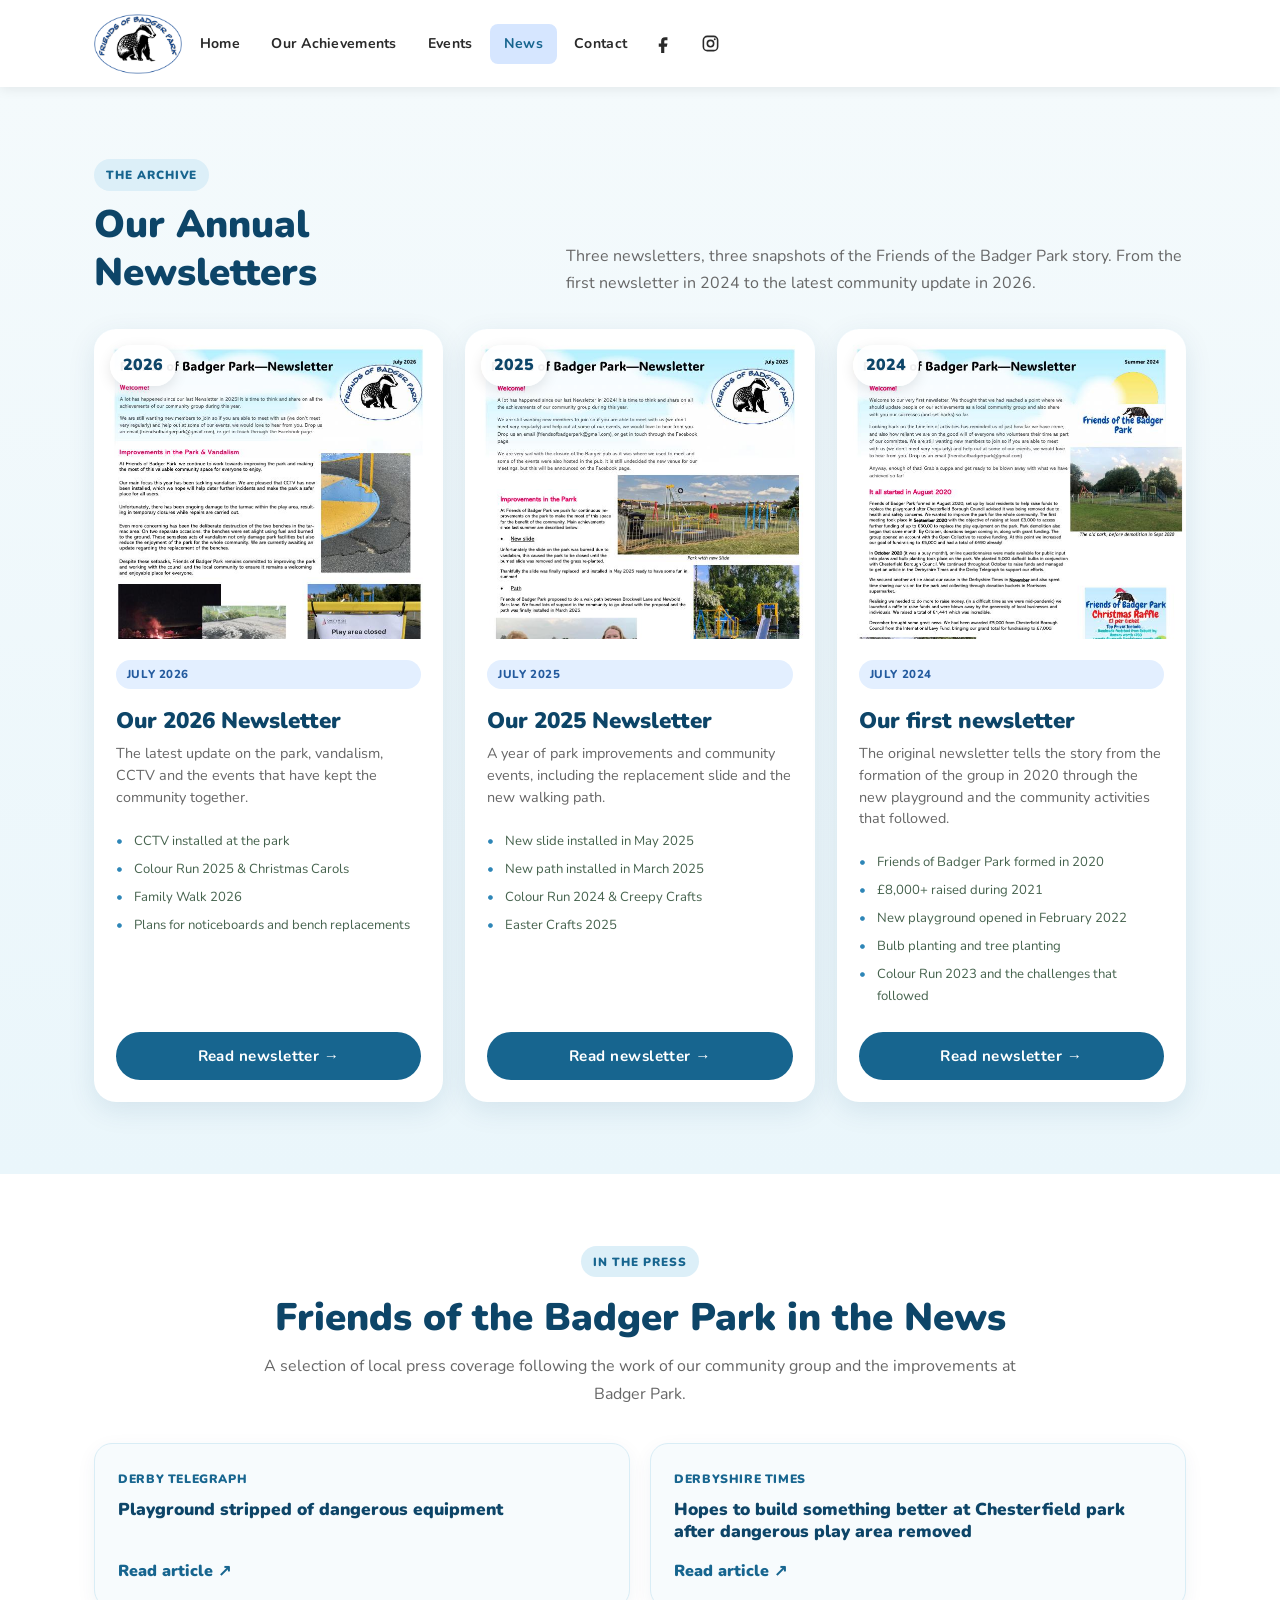
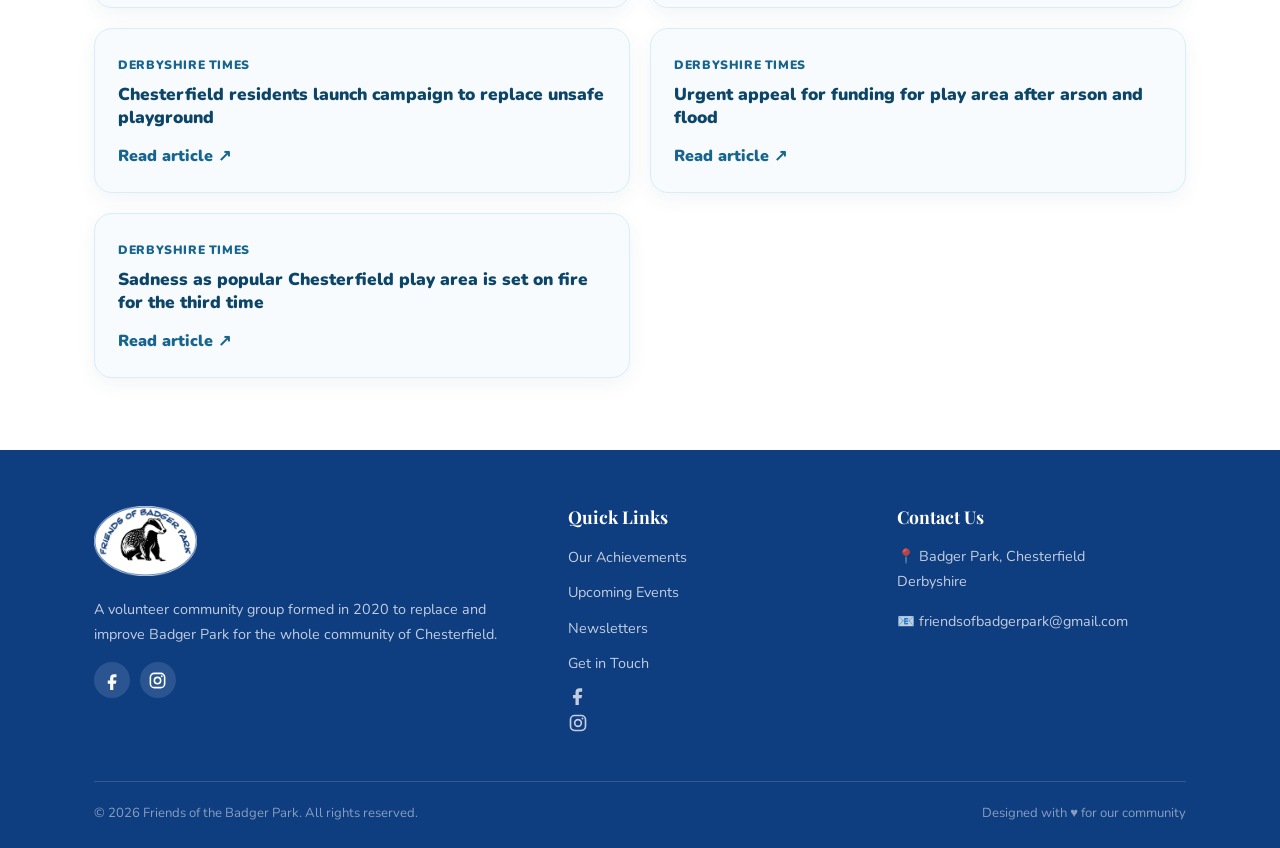
<file: news.html>
<!DOCTYPE html>
<html lang="en">
<head>
  <meta charset="UTF-8">
  <meta name="viewport" content="width=device-width, initial-scale=1.0">
  <title>News & Newsletters — Friends of the Badger Park</title>
  <link rel="stylesheet" href="style.css">
  <style>
    .news-hero-copy { max-width:760px; }
    .news-hero-copy .eyebrow { background:rgba(255,255,255,.16); color:#fff; }
    .news-hero-copy h1 { margin-bottom:.7rem; }
    .news-intro { max-width:760px; margin:0 auto 2.5rem; text-align:center; }
    .news-intro h2, .newsletter-section h2 { color:var(--blue-community-dark); font-family:'Nunito',sans-serif; font-weight:900; }
    .news-intro p { color:var(--text-muted); }

    .latest-news { display:grid; grid-template-columns:1.35fr 1fr 1fr; gap:1.25rem; margin-bottom:4rem; }
    .news-card { background:#fff; border-radius:22px; overflow:hidden; box-shadow:0 8px 28px rgba(13,69,104,.09); transition:transform .25s ease,box-shadow .25s ease; }
    .news-card:hover { transform:translateY(-4px); box-shadow:0 14px 36px rgba(13,69,104,.13); }
    .news-card-image { height:175px; display:flex; align-items:center; justify-content:center; font-size:4.2rem; }
    .news-card-image.blue { background:linear-gradient(135deg,#dff3fb,#77c0df); }
    .news-card-image.yellow { background:linear-gradient(135deg,#fff1bc,#ffd55c); }
    .news-card-image.pink { background:linear-gradient(135deg,#fbd8e7,#ef83b1); }
    .news-card-body { padding:1.35rem; }
    .news-card-body h3 { color:var(--blue-community-dark); font-family:'Nunito',sans-serif; font-weight:900; margin:.55rem 0 .4rem; }
    .news-card-body p { color:var(--text-muted); font-size:.9rem; margin-bottom:1rem; }
    .news-card-body a { color:var(--blue-community); font-weight:900; }
    .news-meta { font-size:.75rem; color:var(--text-muted); }

    .newsletter-section { background:linear-gradient(180deg,#f4fafc,#eaf6fb); padding:4.5rem 0; }
    .newsletter-heading { display:flex; justify-content:space-between; align-items:end; gap:2rem; margin-bottom:2rem; }
    .newsletter-heading p { color:var(--text-muted); max-width:620px; margin:0; }
    .newsletter-grid { display:grid; grid-template-columns:repeat(3,1fr); gap:1.4rem; }
    .newsletter-card { background:#fff; border-radius:22px; overflow:hidden; box-shadow:0 8px 28px rgba(13,69,104,.1); display:flex; flex-direction:column; }
    .newsletter-cover { position:relative; height:310px; background:#dceff8; overflow:hidden; }
    .newsletter-cover img { width:100%; height:100%; object-fit:cover; object-position:top center; display:block; }
    .newsletter-year { position:absolute; left:1rem; top:1rem; padding:.45rem .8rem; border-radius:999px; background:rgba(255,255,255,.94); color:var(--blue-community-dark); font-weight:900; box-shadow:0 4px 14px rgba(0,0,0,.1); }
    .newsletter-body { padding:1.35rem; display:flex; flex-direction:column; flex:1; }
    .newsletter-body h3 { font-family:'Nunito',sans-serif; color:var(--blue-community-dark); font-weight:900; margin:.4rem 0 .5rem; font-size:1.4rem; }
    .newsletter-body p { color:var(--text-muted); font-size:.9rem; line-height:1.5; margin-bottom:1rem; }
    .newsletter-highlights { list-style:none; padding:0; margin:0 0 1.2rem; }
    .newsletter-highlights li { position:relative; padding-left:1.15rem; margin:.35rem 0; color:#45624d; font-size:.82rem; }
    .newsletter-highlights li::before { content:'•'; position:absolute; left:0; color:var(--blue-community-mid); font-weight:900; }
    .newsletter-action { margin-top:auto; }
    .newsletter-action .btn { width:100%; text-align:center; }

    .archive-note { margin-top:2.5rem; padding:1.25rem 1.5rem; border-radius:18px; background:#fff; border:1px solid #d9edf6; color:var(--text-muted); text-align:center; }
    .archive-note strong { color:var(--blue-community-dark); }

    .pdf-modal { position:fixed; inset:0; z-index:9999; background:rgba(4,25,38,.78); display:none; align-items:center; justify-content:center; padding:1rem; }
    .pdf-modal.is-open { display:flex; }
    .pdf-dialog { width:min(1100px,96vw); height:min(92vh,900px); background:#fff; border-radius:18px; overflow:hidden; display:flex; flex-direction:column; box-shadow:0 25px 70px rgba(0,0,0,.35); }
    .pdf-toolbar { min-height:58px; display:flex; align-items:center; justify-content:space-between; gap:1rem; padding:.7rem 1rem; background:var(--blue-community-dark); color:#fff; }
    .pdf-toolbar strong { font-family:'Nunito',sans-serif; }
    .pdf-toolbar button { border:0; background:rgba(255,255,255,.15); color:#fff; border-radius:9px; padding:.5rem .75rem; cursor:pointer; font-weight:800; }
    .pdf-frame { flex:1; width:100%; border:0; }

    .press-section { padding:4.5rem 0; background:#fff; }
    .press-heading { max-width:760px; margin:0 auto 2.2rem; text-align:center; }
    .press-heading h2 { color:var(--blue-community-dark); font-family:'Nunito',sans-serif; font-weight:900; margin:.4rem 0 .7rem; }
    .press-heading p { color:var(--text-muted); margin:0; }
    .press-grid { display:grid; grid-template-columns:repeat(2,1fr); gap:1.25rem; }
    .press-card { display:flex; flex-direction:column; justify-content:space-between; background:#f7fbfd; border:1px solid #d9edf6; border-radius:18px; padding:1.35rem 1.45rem; min-height:150px; box-shadow:0 6px 20px rgba(13,69,104,.06); }
    .press-source { display:inline-block; font-size:.76rem; font-weight:900; color:var(--blue-community); text-transform:uppercase; letter-spacing:.05em; margin-bottom:.55rem; }
    .press-card h3 { color:var(--blue-community-dark); font-family:'Nunito',sans-serif; font-weight:900; font-size:1.08rem; line-height:1.3; margin:0 0 .9rem; }
    .press-card a { color:var(--blue-community); font-weight:900; text-decoration:none; }
    .press-card a:hover { text-decoration:underline; }
    @media(max-width:640px) { .press-grid { grid-template-columns:1fr; } }

    @media(max-width:900px) {
      .latest-news { grid-template-columns:1fr; }
      .newsletter-grid { grid-template-columns:1fr 1fr; }
      .newsletter-heading { align-items:start; flex-direction:column; }
    }
    @media(max-width:640px) {
      .newsletter-grid { grid-template-columns:1fr; }
      .newsletter-cover { height:360px; }
      .pdf-dialog { width:100%; height:94vh; border-radius:12px; }
    }
  </style>
</head>
<body>

<section class="newsletter-section" id="newsletters">
  <div class="container">
    <div class="newsletter-heading">
      <div>
        <span class="eyebrow">The archive</span>
        <h2>Our Annual Newsletters</h2>
      </div>
      <p>Three newsletters, three snapshots of the Friends of the Badger Park story. From the first newsletter in 2024 to the latest community update in 2026.</p>
    </div>

    <div class="newsletter-grid">
      <article class="newsletter-card fade-up">
        <div class="newsletter-cover">
          <img src="assets/newsletters/newsletter-2026.jpg" alt="Cover of the Friends of Badger Park July 2026 newsletter">
          <span class="newsletter-year">2026</span>
        </div>
        <div class="newsletter-body">
          <span class="card-tag tag-blue">July 2026</span>
          <h3>Our 2026 Newsletter</h3>
          <p>The latest update on the park, vandalism, CCTV and the events that have kept the community together.</p>
          <ul class="newsletter-highlights">
            <li>CCTV installed at the park</li>
            <li>Colour Run 2025 & Christmas Carols</li>
            <li>Family Walk 2026</li>
            <li>Plans for noticeboards and bench replacements</li>
          </ul>
          <div class="newsletter-action"><button class="btn btn-green open-newsletter" data-title="Friends of Badger Park — Newsletter 2026" data-pdf="assets/newsletters/newsletter-2026.pdf">Read newsletter →</button></div>
        </div>
      </article>

      <article class="newsletter-card fade-up delay-1">
        <div class="newsletter-cover">
          <img src="assets/newsletters/newsletter-2025.jpg" alt="Cover of the Friends of Badger Park July 2025 newsletter">
          <span class="newsletter-year">2025</span>
        </div>
        <div class="newsletter-body">
          <span class="card-tag tag-blue">July 2025</span>
          <h3>Our 2025 Newsletter</h3>
          <p>A year of park improvements and community events, including the replacement slide and the new walking path.</p>
          <ul class="newsletter-highlights">
            <li>New slide installed in May 2025</li>
            <li>New path installed in March 2025</li>
            <li>Colour Run 2024 & Creepy Crafts</li>
            <li>Easter Crafts 2025</li>
          </ul>
          <div class="newsletter-action"><button class="btn btn-green open-newsletter" data-title="Friends of Badger Park — Newsletter 2025" data-pdf="assets/newsletters/newsletter-2025.pdf">Read newsletter →</button></div>
        </div>
      </article>

      <article class="newsletter-card fade-up delay-2">
        <div class="newsletter-cover">
          <img src="assets/newsletters/newsletter-2024.jpg" alt="Cover of the Friends of Badger Park July 2024 newsletter">
          <span class="newsletter-year">2024</span>
        </div>
        <div class="newsletter-body">
          <span class="card-tag tag-blue">July 2024</span>
          <h3>Our first newsletter</h3>
          <p>The original newsletter tells the story from the formation of the group in 2020 through the new playground and the community activities that followed.</p>
          <ul class="newsletter-highlights">
            <li>Friends of Badger Park formed in 2020</li>
            <li>£8,000+ raised during 2021</li>
            <li>New playground opened in February 2022</li>
            <li>Bulb planting and tree planting</li>
            <li>Colour Run 2023 and the challenges that followed</li>
          </ul>
          <div class="newsletter-action"><button class="btn btn-green open-newsletter" data-title="Friends of Badger Park — Newsletter 2024" data-pdf="assets/newsletters/newsletter-2024.pdf">Read newsletter →</button></div>
        </div>
      </article>
    </div>

  </div>
</section>

<section class="press-section" id="press">
  <div class="container">
    <div class="press-heading">
      <span class="eyebrow">In the press</span>
      <h2>Friends of the Badger Park in the News</h2>
      <p>A selection of local press coverage following the work of our community group and the improvements at Badger Park.</p>
    </div>

    <div class="press-grid">
      <article class="press-card">
        <div>
          <span class="press-source">Derby Telegraph</span>
          <h3>Playground stripped of dangerous equipment</h3>
        </div>
        <a href="https://www.derbytelegraph.co.uk/news/local-news/playground-stripped-dangerous-equipment-ensure-4644120" target="_blank" rel="noopener noreferrer">Read article ↗</a>
      </article>

      <article class="press-card">
        <div>
          <span class="press-source">Derbyshire Times</span>
          <h3>Hopes to build something better at Chesterfield park after dangerous play area removed</h3>
        </div>
        <a href="https://www.derbyshiretimes.co.uk/news/people/hopes-to-build-something-better-at-chesterfield-park-after-dangerous-play-area-removed-3017746" target="_blank" rel="noopener noreferrer">Read article ↗</a>
      </article>

      <article class="press-card">
        <div>
          <span class="press-source">Derbyshire Times</span>
          <h3>Chesterfield residents launch campaign to replace unsafe playground</h3>
        </div>
        <a href="https://www.derbyshiretimes.co.uk/news/people/chesterfield-residents-launch-campaign-to-replace-unsafe-playground-3034252" target="_blank" rel="noopener noreferrer">Read article ↗</a>
      </article>

      <article class="press-card">
        <div>
          <span class="press-source">Derbyshire Times</span>
          <h3>Urgent appeal for funding for play area after arson and flood</h3>
        </div>
        <a href="https://www.derbyshiretimes.co.uk/news/people/urgent-appeal-for-funding-for-play-area-at-popular-chesterfield-park-after-arson-and-flood-4840275" target="_blank" rel="noopener noreferrer">Read article ↗</a>
      </article>

      <article class="press-card">
        <div>
          <span class="press-source">Derbyshire Times</span>
          <h3>Sadness as popular Chesterfield play area is set on fire for the third time</h3>
        </div>
        <a href="https://www.derbyshiretimes.co.uk/news/emergency-incident/it-feels-like-weve-been-deliberately-targeted-sadness-as-popular-chesterfield-play-area-set-on-fire-for-the-third-time-6567293" target="_blank" rel="noopener noreferrer">Read article ↗</a>
      </article>
    </div>
  </div>
</section>

<div class="pdf-modal" id="pdfModal" aria-hidden="true">
  <div class="pdf-dialog" role="dialog" aria-modal="true" aria-labelledby="pdfTitle">
    <div class="pdf-toolbar">
      <strong id="pdfTitle">Newsletter</strong>
      <div style="display:flex;gap:.5rem;align-items:center;">
        <a id="pdfNewTab" href="#" target="_blank" rel="noopener" class="btn btn-amber" style="padding:.45rem .7rem;font-size:.8rem;">Open PDF ↗</a>
        <button type="button" id="closePdf">Close ✕</button>
      </div>
    </div>
    <iframe id="pdfFrame" class="pdf-frame" title="Newsletter PDF"></iframe>
  </div>
</div>

<script src="shared.js"></script>
<script>
  const modal = document.getElementById('pdfModal');
  const frame = document.getElementById('pdfFrame');
  const title = document.getElementById('pdfTitle');
  const newTab = document.getElementById('pdfNewTab');
  const closeBtn = document.getElementById('closePdf');

  function closeNewsletter() {
    modal.classList.remove('is-open');
    modal.setAttribute('aria-hidden', 'true');
    frame.src = '';
    document.body.style.overflow = '';
  }

  document.querySelectorAll('.open-newsletter').forEach(button => {
    button.addEventListener('click', () => {
      const pdf = button.dataset.pdf;
      title.textContent = button.dataset.title;
      frame.src = pdf;
      newTab.href = pdf;
      modal.classList.add('is-open');
      modal.setAttribute('aria-hidden', 'false');
      document.body.style.overflow = 'hidden';
    });
  });
  closeBtn.addEventListener('click', closeNewsletter);
  modal.addEventListener('click', e => { if (e.target === modal) closeNewsletter(); });
  document.addEventListener('keydown', e => { if (e.key === 'Escape' && modal.classList.contains('is-open')) closeNewsletter(); });
</script>
</body>
</html>
</file>
<file: style.css>
/* ============================================================
   Friends of the Badger Park — Shared Stylesheet
   Aesthetic: Warm organic / community-nature
   ============================================================ */

@import url('https://fonts.googleapis.com/css2?family=Playfair+Display:ital,wght@0,400;0,700;0,900;1,400&family=Nunito:wght@300;400;600;700;800&display=swap');

:root {
  --blue:        #1B5EBF;
  --blue-dark:   #0e3d80;
  --blue-light:  #d6e6ff;
  --green:       #2D6A3F;
  --green-light: #e6f4eb;
  --amber:       #E8960C;
  --cream:       #F8F3EC;
  --parchment:   #EFE8DC;
  --brown:       #5C3D1E;
  --text:        #2A2A2A;
  --text-muted:  #666;
  --white:       #ffffff;
  --radius:      12px;
  --shadow:      0 4px 24px rgba(0,0,0,0.10);
  --shadow-lg:   0 8px 40px rgba(0,0,0,0.15);
  --transition:  0.3s ease;
}

*, *::before, *::after { box-sizing: border-box; margin: 0; padding: 0; }

html { scroll-behavior: smooth; }

body {
  font-family: 'Nunito', sans-serif;
  background: var(--cream);
  color: var(--text);
  line-height: 1.7;
  font-size: 16px;
}

/* ── Typography ───────────────────────────────────────── */
h1, h2, h3, h4 {
  font-family: 'Playfair Display', serif;
  line-height: 1.25;
}
h1 { font-size: clamp(2rem, 5vw, 3.2rem); font-weight: 900; }
h2 { font-size: clamp(1.5rem, 3.5vw, 2.4rem); font-weight: 700; }
h3 { font-size: 1.35rem; font-weight: 700; }
p  { margin-bottom: 1rem; }
a  { color: var(--blue); text-decoration: none; transition: color var(--transition); }
a:hover { color: var(--blue-dark); }

/* ── Layout helpers ───────────────────────────────────── */
.container { max-width: 1140px; margin: 0 auto; padding: 0 1.5rem; }
.section    { padding: 5rem 0; }
.section--alt { background: var(--parchment); }
.section--green { background: var(--green-light); }

/* ── Leaf decoration ──────────────────────────────────── */
.leaf-divider {
  text-align: center;
  margin: 1.5rem 0;
  color: var(--green);
  font-size: 1.5rem;
  letter-spacing: 0.5rem;
}

/* ── Section headings ─────────────────────────────────── */
.section-heading {
  text-align: center;
  margin-bottom: 3rem;
}
.section-heading h2 { color: var(--blue-dark); }
.section-heading p  { color: var(--text-muted); max-width: 600px; margin: 0.75rem auto 0; font-size: 1.05rem; }
.section-heading::after {
  content: '';
  display: block;
  width: 60px;
  height: 4px;
  background: var(--amber);
  border-radius: 2px;
  margin: 1rem auto 0;
}

/* ── Buttons ──────────────────────────────────────────── */
.btn {
  display: inline-block;
  padding: 0.75rem 2rem;
  border-radius: 50px;
  font-family: 'Nunito', sans-serif;
  font-weight: 700;
  font-size: 0.95rem;
  cursor: pointer;
  border: 2px solid transparent;
  transition: all var(--transition);
  letter-spacing: 0.03em;
}
.btn-primary   { background: var(--blue); color: #fff; }
.btn-primary:hover { background: var(--blue-dark); color: #fff; transform: translateY(-2px); box-shadow: var(--shadow); }
.btn-secondary { background: transparent; color: var(--blue); border-color: var(--blue); }
.btn-secondary:hover { background: var(--blue); color: #fff; transform: translateY(-2px); }
.btn-amber  { background: var(--amber); color: #fff; }
.btn-amber:hover { background: #c97d00; color: #fff; transform: translateY(-2px); box-shadow: var(--shadow); }
.btn-green  { background: var(--green); color: #fff; }
.btn-green:hover { background: #1e4d2c; color: #fff; transform: translateY(-2px); }

/* ── Navigation ───────────────────────────────────────── */
.navbar {
  background: var(--white);
  box-shadow: 0 2px 12px rgba(0,0,0,0.08);
  position: sticky;
  top: 0;
  z-index: 1000;
}
.navbar-inner {
  display: flex;
  align-items: center;
  justify-content: space-between;
  padding: 0.85rem 1.5rem;
  max-width: 1140px;
  margin: 0 auto;
}
.navbar-brand {
  display: flex;
  align-items: center;
  gap: 0.75rem;
  text-decoration: none;
}
.navbar-brand img {
  height: 60px;
  width: auto;
  object-fit: contain;
}
.navbar-brand span {
  font-family: 'Playfair Display', serif;
  font-weight: 700;
  font-size: 1rem;
  color: var(--blue);
  line-height: 1.25;
  max-width: 160px;
}
.nav-links {
  display: flex;
  list-style: none;
  gap: 0.25rem;
  align-items: center;
}
.nav-links a {
  display: block;
  padding: 0.5rem 0.85rem;
  border-radius: 8px;
  font-weight: 700;
  font-size: 0.88rem;
  color: var(--text);
  letter-spacing: 0.02em;
  transition: all var(--transition);
}
.nav-links a:hover, .nav-links a.active {
  background: var(--blue-light);
  color: var(--blue);
}
.nav-links .btn-donate {
  background: var(--amber);
  color: #fff !important;
  border-radius: 50px;
  padding: 0.5rem 1.1rem;
}
.nav-links .btn-donate:hover { background: #c97d00; }

/* Hamburger */
.nav-toggle { display: none; background: none; border: none; cursor: pointer; padding: 0.5rem; }
.nav-toggle span {
  display: block; width: 24px; height: 2px;
  background: var(--text); margin: 5px 0;
  transition: all var(--transition);
}

/* ── Footer ───────────────────────────────────────────── */
.footer {
  background: var(--blue-dark);
  color: rgba(255,255,255,0.85);
  padding: 3.5rem 0 1.5rem;
}
.footer-grid {
  display: grid;
  grid-template-columns: 1.5fr 1fr 1fr;
  gap: 2.5rem;
  margin-bottom: 2.5rem;
}
.footer h4 {
  font-family: 'Playfair Display', serif;
  color: #fff;
  margin-bottom: 1rem;
  font-size: 1.1rem;
}
.footer p, .footer a { font-size: 0.9rem; color: rgba(255,255,255,0.75); }
.footer a:hover { color: var(--amber); }
.footer ul { list-style: none; }
.footer ul li { margin-bottom: 0.5rem; }
.footer-brand img { height: 70px; width: auto; margin-bottom: 0.75rem; opacity: 1; }
.footer-bottom {
  border-top: 1px solid rgba(255,255,255,0.15);
  padding-top: 1.25rem;
  display: flex;
  justify-content: space-between;
  align-items: center;
  flex-wrap: wrap;
  gap: 0.5rem;
  font-size: 0.82rem;
  color: rgba(255,255,255,0.5);
}
.footer-social { display: flex; gap: 0.75rem; }
.footer-social a {
  width: 36px; height: 36px; border-radius: 50%;
  background: rgba(255,255,255,0.12);
  display: flex; align-items: center; justify-content: center;
  color: #fff; font-size: 0.9rem;
  transition: background var(--transition);
}
.footer-social a:hover { background: var(--amber); color: #fff; }

/* ── Cards ────────────────────────────────────────────── */
.card {
  background: var(--white);
  border-radius: var(--radius);
  box-shadow: var(--shadow);
  overflow: hidden;
  transition: transform var(--transition), box-shadow var(--transition);
}
.card:hover { transform: translateY(-4px); box-shadow: var(--shadow-lg); }
.card-img { width: 100%; height: 200px; object-fit: cover; background: var(--green-light); display: flex; align-items: center; justify-content: center; }
.card-body { padding: 1.5rem; }
.card-tag {
  display: inline-block;
  padding: 0.25rem 0.75rem;
  border-radius: 50px;
  font-size: 0.75rem;
  font-weight: 700;
  letter-spacing: 0.05em;
  text-transform: uppercase;
  margin-bottom: 0.75rem;
}
.tag-green  { background: var(--green-light); color: var(--green); }
.tag-blue   { background: var(--blue-light);  color: var(--blue); }
.tag-amber  { background: #FFF3D6; color: var(--amber); }

/* ── Forms ────────────────────────────────────────────── */
.form-group { margin-bottom: 1.25rem; }
.form-group label { display: block; font-weight: 700; margin-bottom: 0.4rem; font-size: 0.9rem; color: var(--text); }
.form-group input,
.form-group textarea,
.form-group select {
  width: 100%;
  padding: 0.75rem 1rem;
  border: 2px solid #ddd;
  border-radius: var(--radius);
  font-family: 'Nunito', sans-serif;
  font-size: 0.95rem;
  transition: border-color var(--transition);
  background: #fff;
  color: var(--text);
}
.form-group input:focus,
.form-group textarea:focus,
.form-group select:focus {
  outline: none;
  border-color: var(--blue);
  box-shadow: 0 0 0 3px var(--blue-light);
}
.form-group textarea { min-height: 130px; resize: vertical; }

/* ── Page hero (inner pages) ──────────────────────────── */
.page-hero {
  background: linear-gradient(135deg, var(--blue-dark) 0%, var(--blue) 60%, var(--green) 100%);
  color: #fff;
  padding: 4rem 0 3.5rem;
  position: relative;
  overflow: hidden;
}
.page-hero::before {
  content: '';
  position: absolute; inset: 0;
  background: url("data:image/svg+xml,%3Csvg width='60' height='60' viewBox='0 0 60 60' xmlns='http://www.w3.org/2000/svg'%3E%3Cg fill='none' fill-rule='evenodd'%3E%3Cg fill='%23ffffff' fill-opacity='0.04'%3E%3Ccircle cx='30' cy='30' r='20'/%3E%3C/g%3E%3C/g%3E%3C/svg%3E");
}
.page-hero .container { position: relative; }
.page-hero h1 { margin-bottom: 0.5rem; }
.page-hero p  { opacity: 0.85; font-size: 1.1rem; max-width: 550px; }
.breadcrumb { font-size: 0.85rem; opacity: 0.7; margin-bottom: 0.75rem; }
.breadcrumb a { color: rgba(255,255,255,0.8); }
.breadcrumb a:hover { color: #fff; }

/* ── Grid helpers ─────────────────────────────────────── */
.grid-3 { display: grid; grid-template-columns: repeat(3,1fr); gap: 1.75rem; }
.grid-2 { display: grid; grid-template-columns: repeat(2,1fr); gap: 1.75rem; }

/* ── Animations ───────────────────────────────────────── */
@keyframes fadeUp {
  from { opacity: 0; transform: translateY(30px); }
  to   { opacity: 1; transform: translateY(0); }
}
.fade-up { animation: fadeUp 0.65s ease forwards; }
.delay-1 { animation-delay: 0.15s; opacity: 0; }
.delay-2 { animation-delay: 0.30s; opacity: 0; }
.delay-3 { animation-delay: 0.45s; opacity: 0; }

/* ── Responsive ───────────────────────────────────────── */
@media (max-width: 900px) {
  .grid-3 { grid-template-columns: repeat(2,1fr); }
  .footer-grid { grid-template-columns: 1fr 1fr; }
}
@media (max-width: 640px) {
  .grid-3, .grid-2 { grid-template-columns: 1fr; }
  .footer-grid { grid-template-columns: 1fr; }
  .nav-links { display: none; flex-direction: column; position: absolute; top: 100%; left: 0; right: 0; background: #fff; padding: 1rem; box-shadow: var(--shadow); gap: 0.25rem; }
  .nav-links.open { display: flex; }
  .nav-toggle { display: block; }
  .footer-bottom { flex-direction: column; text-align: center; }
}


/* Home V2 helpers */
.card-tag{display:inline-block;padding:.28rem .7rem;border-radius:999px;font-size:.72rem;font-weight:800}.tag-green{background:#e4f4e4;color:#26733a}.tag-amber{background:#fff0cf;color:#9a6200}.tag-blue{background:#e3efff;color:#235a9e}.grid-3{display:grid;grid-template-columns:repeat(3,1fr);gap:1.25rem}@media(max-width:900px){.grid-3{grid-template-columns:1fr}}


/* V3: blue community palette */
:root {
  --blue-community: #17658f;
  --blue-community-dark: #0d4568;
  --blue-community-mid: #2e86b7;
  --blue-sky: #e8f5fb;
  --blue-pale: #f3f9fc;
  --blue-line: #a9d7eb;
}

/* Replace the new Home's green-heavy accents with the blue community palette. */
.home-hero {
  background:
    radial-gradient(circle at 80% 30%, rgba(255,212,59,.28), transparent 28%),
    linear-gradient(120deg, var(--blue-community-dark) 0%, var(--blue-community) 52%, #43a1c8 100%) !important;
}
.home-hero .hero-copy h1 span { color:#ffd43b; }
.event-intro h2, .impact-heading h2, .what-card h3, .project-mini h4,
.achievement-copy h3, .achievements-heading h2, .community-cta h2 {
  color:var(--blue-community-dark) !important;
}
.event-intro h2::after, .impact-heading h2::after, .achievements-heading h2::after {
  background:var(--blue-community-mid) !important;
}
.what-we-do {
  background:linear-gradient(180deg,#edf8fc,#f6fbfd) !important;
}
.impact-stat { background:#e8f5fb !important; }
.impact-stat strong { color:var(--blue-community-dark) !important; }
.project-icon { background:linear-gradient(135deg,#e4f4fb,#a6d8ec) !important; }
.community-cta { background:#f4fbfd !important; }
.story-band { background:var(--blue-sky) !important; }

.btn-green {
  background:var(--blue-community) !important;
}
.btn-green:hover {
  background:var(--blue-community-dark) !important;
}
.tag-green {
  background:#e5f3fa !important;
  color:var(--blue-community) !important;
}

/* Achievements timeline */
.achievements-section {
  background:linear-gradient(180deg,#f7fbfd 0%,#eef7fb 100%);
}
.achievements-heading {
  max-width:780px;
  margin-left:auto;
  margin-right:auto;
}
.eyebrow {
  display:inline-block;
  padding:.35rem .75rem;
  border-radius:999px;
  background:#dceff8;
  color:var(--blue-community);
  font-size:.74rem;
  font-weight:900;
  text-transform:uppercase;
  letter-spacing:.08em;
  margin-bottom:.65rem;
}
.achievement-timeline {
  position:relative;
  margin-top:3rem;
}
.achievement-timeline::before {
  content:"";
  position:absolute;
  left:50%;
  top:0;
  bottom:0;
  width:4px;
  background:linear-gradient(180deg,var(--blue-community-mid),var(--blue-line));
  transform:translateX(-50%);
  border-radius:99px;
}
.achievement-card {
  position:relative;
  width:100%;
  margin-bottom:2.5rem;
}
.achievement-year {
  position:absolute;
  z-index:3;
  left:50%;
  top:1.5rem;
  transform:translateX(-50%);
  width:82px;
  height:82px;
  border-radius:50%;
  display:flex;
  align-items:center;
  justify-content:center;
  background:#fff;
  color:var(--blue-community-dark);
  font-weight:900;
  box-shadow:0 8px 25px rgba(13,69,104,.16);
  border:5px solid #d9eff8;
}
.achievement-content {
  width:calc(50% - 70px);
  background:#fff;
  border-radius:22px;
  padding:1.5rem;
  box-shadow:0 8px 28px rgba(13,69,104,.09);
  display:grid;
  grid-template-columns:1fr 1fr;
  gap:1.25rem;
  align-items:center;
}
.achievement-card:nth-child(odd) .achievement-content {
  margin-right:auto;
}
.achievement-card:nth-child(even) .achievement-content {
  margin-left:auto;
}
.achievement-copy h3 {
  font-family:'Nunito',sans-serif;
  font-size:1.45rem;
  line-height:1.1;
  margin:.25rem 0 .6rem;
}
.achievement-copy p {
  color:var(--text-muted);
  font-size:.92rem;
}
.achievement-label {
  color:var(--blue-community);
  font-size:.72rem;
  font-weight:900;
  text-transform:uppercase;
  letter-spacing:.06em;
}
.achievement-photo {
  overflow:hidden;
  border-radius:15px;
  aspect-ratio:4/3;
}
.achievement-photo img {
  width:100%;
  height:100%;
  object-fit:cover;
  display:block;
}
.achievement-visual {
  min-height:190px;
  border-radius:15px;
  display:flex;
  flex-direction:column;
  align-items:center;
  justify-content:center;
  gap:.5rem;
  font-size:4.5rem;
  text-align:center;
}
.achievement-visual span {
  display:block;
  max-width:180px;
  font-size:.8rem;
  line-height:1.3;
  font-weight:800;
  color:var(--blue-community-dark);
}
.achievement-visual--blue {
  background:linear-gradient(135deg,#dff3fb,#9fd5ea);
}
.achievement-visual--cctv {
  background:linear-gradient(135deg,#e8eef3,#b8d3e1);
}
.achievement-mini {
  display:flex;
  gap:.7rem;
  align-items:center;
  margin-top:1rem;
  padding:.7rem;
  border-radius:14px;
  background:#f4fafc;
}
.achievement-mini img {
  width:62px;
  height:62px;
  border-radius:10px;
  object-fit:cover;
  flex-shrink:0;
}
.achievement-mini strong,
.achievement-mini span {
  display:block;
}
.achievement-mini strong {
  color:var(--blue-community-dark);
  font-size:.82rem;
  margin-bottom:.15rem;
}
.achievement-mini span {
  color:var(--text-muted);
  font-size:.72rem;
  line-height:1.35;
}

@media(max-width:900px) {
  .achievement-timeline::before { left:20px; transform:none; }
  .achievement-year {
    left:20px;
    top:0;
    transform:translateX(-50%);
    width:66px;
    height:66px;
    font-size:.85rem;
  }
  .achievement-content,
  .achievement-card:nth-child(odd) .achievement-content,
  .achievement-card:nth-child(even) .achievement-content {
    width:calc(100% - 60px);
    margin-left:60px;
    grid-template-columns:1fr;
  }
}
@media(max-width:640px) {
  .achievement-content,
  .achievement-card:nth-child(odd) .achievement-content,
  .achievement-card:nth-child(even) .achievement-content {
    width:calc(100% - 48px);
    margin-left:48px;
    padding:1rem;
  }
  .achievement-year {
    left:14px;
    width:58px;
    height:58px;
    border-width:4px;
  }
  .achievement-timeline::before { left:14px; }
}

.home-gallery .gallery-box img{width:100%;height:100%;object-fit:cover;display:block;transition:transform .35s ease}
.home-gallery .gallery-box:hover img{transform:scale(1.04)}


/* V9 navigation refinement — move desktop menu slightly left */
@media(min-width:901px){.navbar-inner{padding-left:1.5rem;padding-right:1.5rem}.nav-links{transform:translateX(-28px);}}

/* V6 master palette: blue replaces the previous green-heavy visual system. */
:root{--blue-community:#17658f;--blue-community-dark:#0d4568;--blue-community-mid:#2e86b7;--blue-sky:#e8f5fb}
.navbar{background:#fff}.nav-links a.active{color:#17658f}.nav-links a.active:after{background:#17658f}.btn-donate{background:#17658f!important}.btn-donate:hover{background:#0d4568!important}.btn-primary,.btn-green{background:#17658f!important}.btn-primary:hover,.btn-green:hover{background:#0d4568!important}.page-hero{background:linear-gradient(120deg,#0d4568,#17658f 55%,#43a1c8)!important}



/* V12: photographic hero matching the approved concept */
.home-hero{
  position:relative;
  min-height:calc(100vh - 70px);
  display:flex;
  align-items:center;
  overflow:hidden;
  color:#fff;
  background-image:
    linear-gradient(90deg,
      rgba(7,49,75,.86) 0%,
      rgba(7,49,75,.64) 24%,
      rgba(7,49,75,.24) 48%,
      rgba(7,49,75,.03) 72%),
    url("assets/gallery/2026-colour-run/20260730-143142.jpg");
  background-position:center center;
  background-size:cover;
  background-repeat:no-repeat;
}
.home-hero:after{
  content:"";
  position:absolute;
  inset:0;
  background:linear-gradient(180deg,rgba(7,49,75,.08) 0%,transparent 45%,rgba(7,49,75,.10) 100%);
  pointer-events:none;
}
.home-hero .container{position:relative;z-index:2;width:100%;}
.hero-copy{
  max-width:650px;
  padding:2rem 0 3rem;
  background:none;
  border:0;
  border-radius:0;
  backdrop-filter:none;
}
.hero-copy h1{
  font-size:clamp(3.8rem,6.4vw,6.4rem);
  line-height:.93;
  letter-spacing:-.045em;
  margin:0 0 1.55rem;
  text-shadow:0 3px 18px rgba(0,0,0,.18);
}
.hero-copy h1 span{color:#8ed8f5;}
.hero-copy p{
  max-width:590px;
  font-size:1.2rem;
  line-height:1.55;
  margin:0;
  color:#fff;
  text-shadow:0 2px 10px rgba(0,0,0,.25);
}
.hero-copy:after{
  content:"";
  display:block;
  width:150px;
  height:7px;
  margin-top:2rem;
  border-radius:999px;
  background:#63c7ec;
  transform:rotate(-1deg);
}
@media(min-width:901px){
  .home-hero .container{padding-left:2.5rem;padding-right:2.5rem;}
}
@media(max-width:900px){
  .home-hero{min-height:78vh;background-position:58% center;}
  .home-hero:after{background:linear-gradient(90deg,rgba(7,49,75,.78),rgba(7,49,75,.20) 80%);}
}
@media(max-width:640px){
  .home-hero{min-height:78vh;background-position:62% center;}
  .hero-copy{padding:2rem 0 2.5rem;}
  .hero-copy h1{font-size:3.35rem;line-height:.95;}
  .hero-copy p{font-size:1.05rem;max-width:430px;}
  .hero-copy:after{width:110px;height:6px;margin-top:1.5rem;}
}


/* V17 — tighter navigation and Facebook / Instagram placeholders */
.navbar-inner {
  justify-content: flex-start;
}
.nav-links {
  margin-left: 2rem;
}
.nav-links .nav-social a {
  font-size: 0.82rem;
  padding-left: 0.65rem;
  padding-right: 0.65rem;
}
.nav-links .nav-social + .nav-social a {
  padding-left: 0.55rem;
}
.footer-social {
  gap: 0.6rem;
  flex-wrap: wrap;
}
.footer-social a {
  width: auto;
  min-width: 36px;
  padding: 0 0.75rem;
  border-radius: 18px;
  font-size: 0.78rem;
}
@media (max-width: 640px) {
  .navbar-inner {
    justify-content: space-between;
  }
  .nav-links {
    margin-left: 0;
  }
  .nav-links .nav-social {
    width: 100%;
  }
  .nav-links .nav-social a {
    width: 100%;
  }
}


/* V18 — Facebook and Instagram icon links */
.social-icon { width: 20px; height: 20px; display:block; fill: currentColor; }
.social-facebook { fill: currentColor; }
.social-instagram { fill: none; }
.nav-links .nav-social a { display:flex; align-items:center; justify-content:center; width:38px; height:38px; padding:0; border-radius:50%; }
.nav-links .nav-social a:hover { background: var(--blue-light); color: var(--blue); }
.nav-links .nav-social .social-icon { width:19px; height:19px; }
.footer-social a.footer-social-link { width:36px; height:36px; min-width:36px; padding:0; border-radius:50%; display:flex; align-items:center; justify-content:center; }
.footer-social a.footer-social-link .social-icon { width:19px; height:19px; }
.quick-social-link { display:flex !important; align-items:center; gap:.55rem; }
.quick-social-link .social-icon { width:18px; height:18px; }
.sr-only { position:absolute; width:1px; height:1px; padding:0; margin:-1px; overflow:hidden; clip:rect(0,0,0,0); white-space:nowrap; border:0; }
</file>
